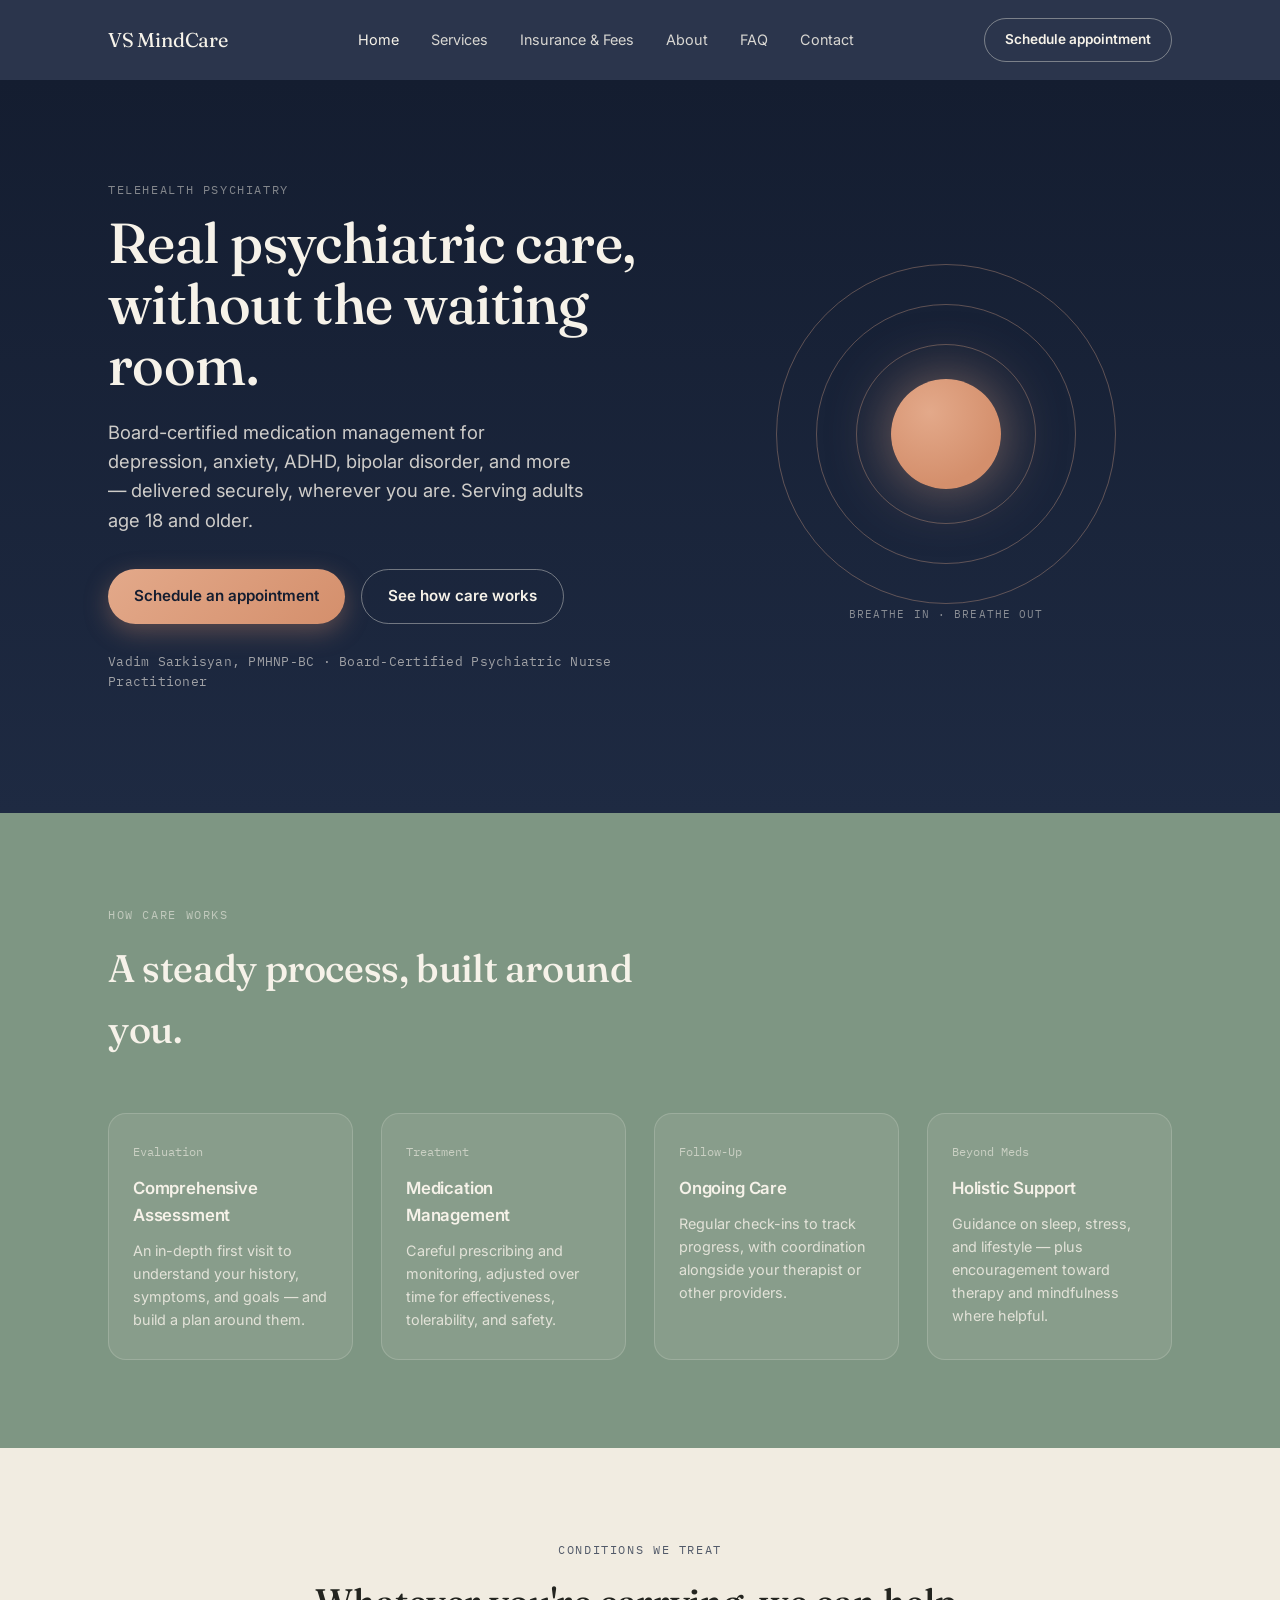
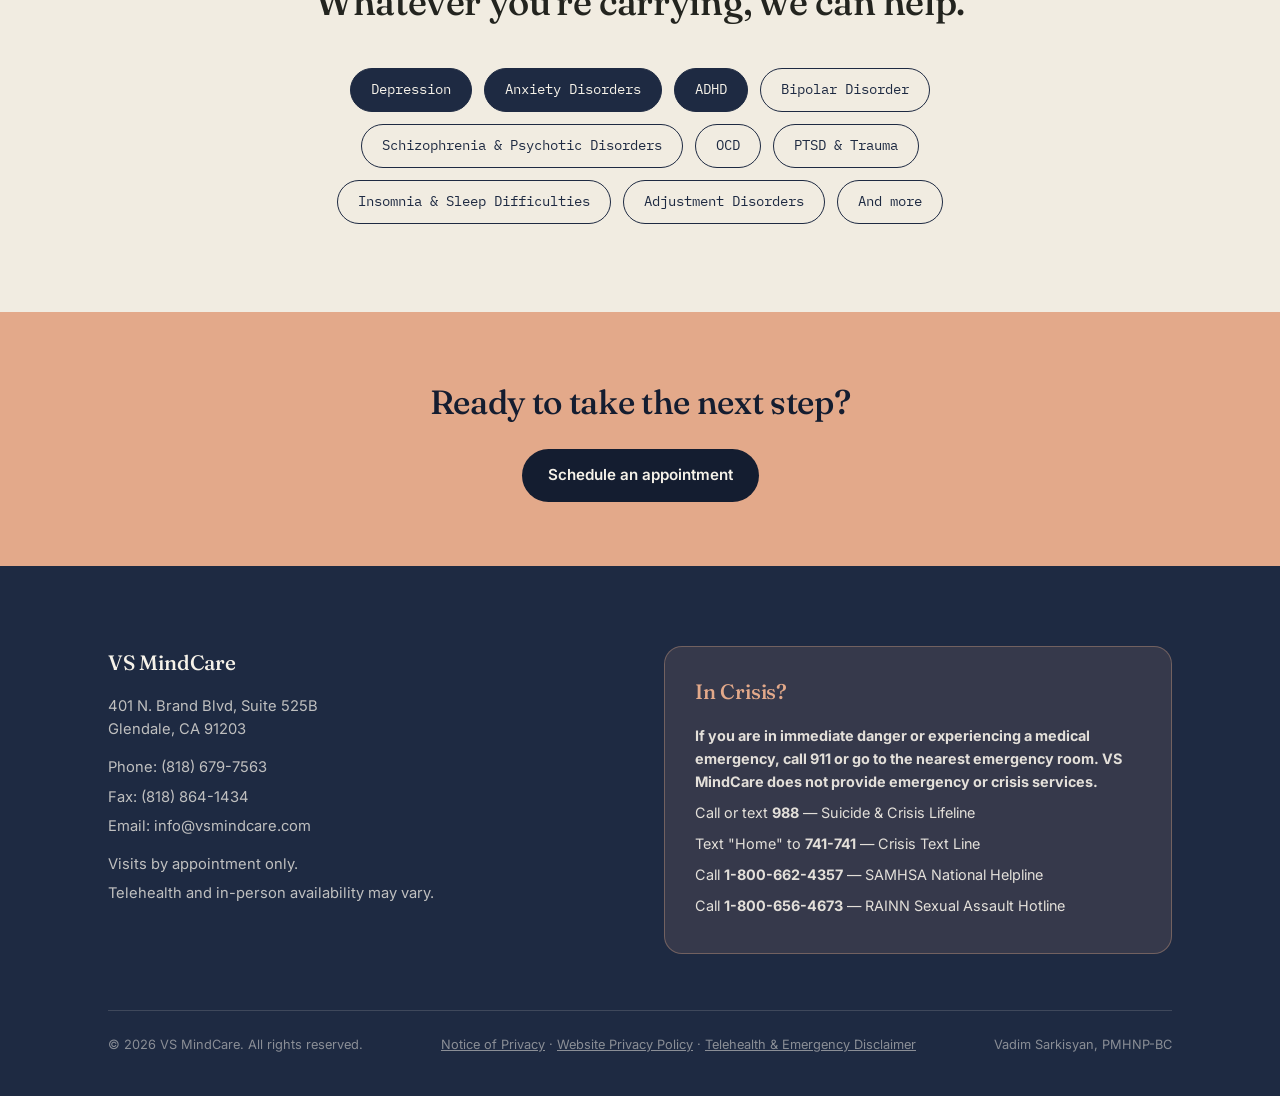
<file: index.html>
<!DOCTYPE html>
<html lang="en">
<head>
<meta charset="UTF-8">
<meta name="viewport" content="width=device-width, initial-scale=1.0">
<title>VS MindCare | Telehealth Psychiatry with Vadim Sarkisyan, PMHNP-BC</title>
<meta name="description" content="Board-certified psychiatric care via telehealth. Medication management for depression, anxiety, ADHD, and bipolar disorder with Vadim Sarkisyan, PMHNP-BC.">
<link rel="preconnect" href="https://fonts.googleapis.com">
<link rel="preconnect" href="https://fonts.gstatic.com" crossorigin>
<link href="https://fonts.googleapis.com/css2?family=Fraunces:opsz,wght@9..144,300;9..144,400;9..144,500;9..144,600&family=Inter:wght@400;500;600&family=IBM+Plex+Mono:wght@400;500&display=swap" rel="stylesheet">
<link rel="stylesheet" href="style.css">
</head>
<body>

<header>
  <nav class="wrap">
    <a href="index.html" class="logo">VS MindCare</a>
    <ul class="nav-links">
      <li><a href="index.html" class="active">Home</a></li>
      <li><a href="services.html">Services</a></li>
      <li><a href="insurance.html">Insurance &amp; Fees</a></li>
      <li><a href="about.html">About</a></li>
      <li><a href="faq.html">FAQ</a></li>
      <li><a href="contact.html">Contact</a></li>
    </ul>
    <div class="nav-cta">
      <a href="https://growtherapy.com/provider/cqn00bst01gd/vadim-sarkisyan" target="_blank" rel="noopener noreferrer" class="btn btn-ghost" style="padding:10px 20px;font-size:0.85rem;">Schedule appointment</a>
      <button class="nav-toggle" aria-label="Toggle menu">☰</button>
    </div>
  </nav>
  <div class="mobile-nav">
    <a href="index.html">Home</a>
    <a href="services.html">Services</a>
    <a href="insurance.html">Insurance &amp; Fees</a>
    <a href="about.html">About</a>
    <a href="faq.html">FAQ</a>
    <a href="contact.html">Contact</a>
  </div>
</header>

<section class="hero">
  <div class="wrap">
    <div>
      <span class="eyebrow" style="color:rgba(246,242,233,0.65);">Telehealth Psychiatry</span>
      <h1>Real psychiatric care, without the waiting room.</h1>
      <p class="sub">Board-certified medication management for depression, anxiety, ADHD, bipolar disorder, and more — delivered securely, wherever you are. Serving adults age 18 and older.</p>
      <div class="cta-row">
        <a href="https://growtherapy.com/provider/cqn00bst01gd/vadim-sarkisyan" target="_blank" rel="noopener noreferrer" class="btn btn-primary">Schedule an appointment</a>
        <a href="services.html" class="btn btn-ghost">See how care works</a>
      </div>
      <div class="credential-line">Vadim Sarkisyan, PMHNP-BC · Board-Certified Psychiatric Nurse Practitioner</div>
    </div>
    <div class="breathe-wrap">
      <div class="breathe-ring r3"></div>
      <div class="breathe-ring r2"></div>
      <div class="breathe-ring r1"></div>
      <div class="breathe-core"></div>
      <div class="breathe-label">Breathe in · Breathe out</div>
    </div>
  </div>
</section>

<section class="services">
  <div class="wrap">
    <span class="eyebrow">How Care Works</span>
    <h2>A steady process, built around you.</h2>
    <div class="service-grid">
      <div class="service-card">
        <span class="num">Evaluation</span>
        <h3>Comprehensive Assessment</h3>
        <p>An in-depth first visit to understand your history, symptoms, and goals — and build a plan around them.</p>
      </div>
      <div class="service-card">
        <span class="num">Treatment</span>
        <h3>Medication Management</h3>
        <p>Careful prescribing and monitoring, adjusted over time for effectiveness, tolerability, and safety.</p>
      </div>
      <div class="service-card">
        <span class="num">Follow-Up</span>
        <h3>Ongoing Care</h3>
        <p>Regular check-ins to track progress, with coordination alongside your therapist or other providers.</p>
      </div>
      <div class="service-card">
        <span class="num">Beyond Meds</span>
        <h3>Holistic Support</h3>
        <p>Guidance on sleep, stress, and lifestyle — plus encouragement toward therapy and mindfulness where helpful.</p>
      </div>
    </div>
  </div>
</section>

<section class="conditions">
  <div class="wrap">
    <span class="eyebrow">Conditions We Treat</span>
    <h2>Whatever you're carrying, we can help.</h2>
    <div class="pill-cloud">
      <span class="pill filled">Depression</span>
      <span class="pill filled">Anxiety Disorders</span>
      <span class="pill filled">ADHD</span>
      <span class="pill">Bipolar Disorder</span>
      <span class="pill">Schizophrenia &amp; Psychotic Disorders</span>
      <span class="pill">OCD</span>
      <span class="pill">PTSD &amp; Trauma</span>
      <span class="pill">Insomnia &amp; Sleep Difficulties</span>
      <span class="pill">Adjustment Disorders</span>
      <span class="pill">And more</span>
    </div>
  </div>
</section>

<section class="cta-banner">
  <div class="wrap">
    <h2>Ready to take the next step?</h2>
    <a href="https://growtherapy.com/provider/cqn00bst01gd/vadim-sarkisyan" target="_blank" rel="noopener noreferrer" class="btn btn-primary" style="background:var(--indigo-deep);color:var(--cream);box-shadow:none;">Schedule an appointment</a>
  </div>
</section>

<footer>
  <div class="wrap">
    <div class="footer-grid">
      <div>
        <h3>VS MindCare</h3>
        <p>401 N. Brand Blvd, Suite 525B<br>Glendale, CA 91203</p>
        <p style="margin-top:14px;">Phone: (818) 679-7563</p>
        <p>Fax: (818) 864-1434</p>
        <p>Email: info@vsmindcare.com</p>
        <p style="margin-top:14px;">Visits by appointment only.</p>
        <p>Telehealth and in-person availability may vary.</p>
      </div>
      <div class="crisis-box">
        <h3>In Crisis?</h3>
        <p><strong>If you are in immediate danger or experiencing a medical emergency, call 911 or go to the nearest emergency room. VS MindCare does not provide emergency or crisis services.</strong></p>
        <p>Call or text <strong>988</strong> — Suicide &amp; Crisis Lifeline</p>
        <p>Text "Home" to <strong>741-741</strong> — Crisis Text Line</p>
        <p>Call <strong>1-800-662-4357</strong> — SAMHSA National Helpline</p>
        <p>Call <strong>1-800-656-4673</strong> — RAINN Sexual Assault Hotline</p>
      </div>
    </div>
    <div class="footer-bottom">
      <span>© 2026 VS MindCare. All rights reserved.</span>
      <span><a href="notice-of-privacy-practices.html" style="text-decoration:underline;">Notice of Privacy</a> · <a href="website-privacy-policy.html" style="text-decoration:underline;">Website Privacy Policy</a> · <a href="telehealth-emergency-disclaimer.html" style="text-decoration:underline;">Telehealth &amp; Emergency Disclaimer</a></span>
      <span>Vadim Sarkisyan, PMHNP-BC</span>
    </div>
  </div>
</footer>

<script src="script.js?v=2"></script>
</body>
</html>
</file>
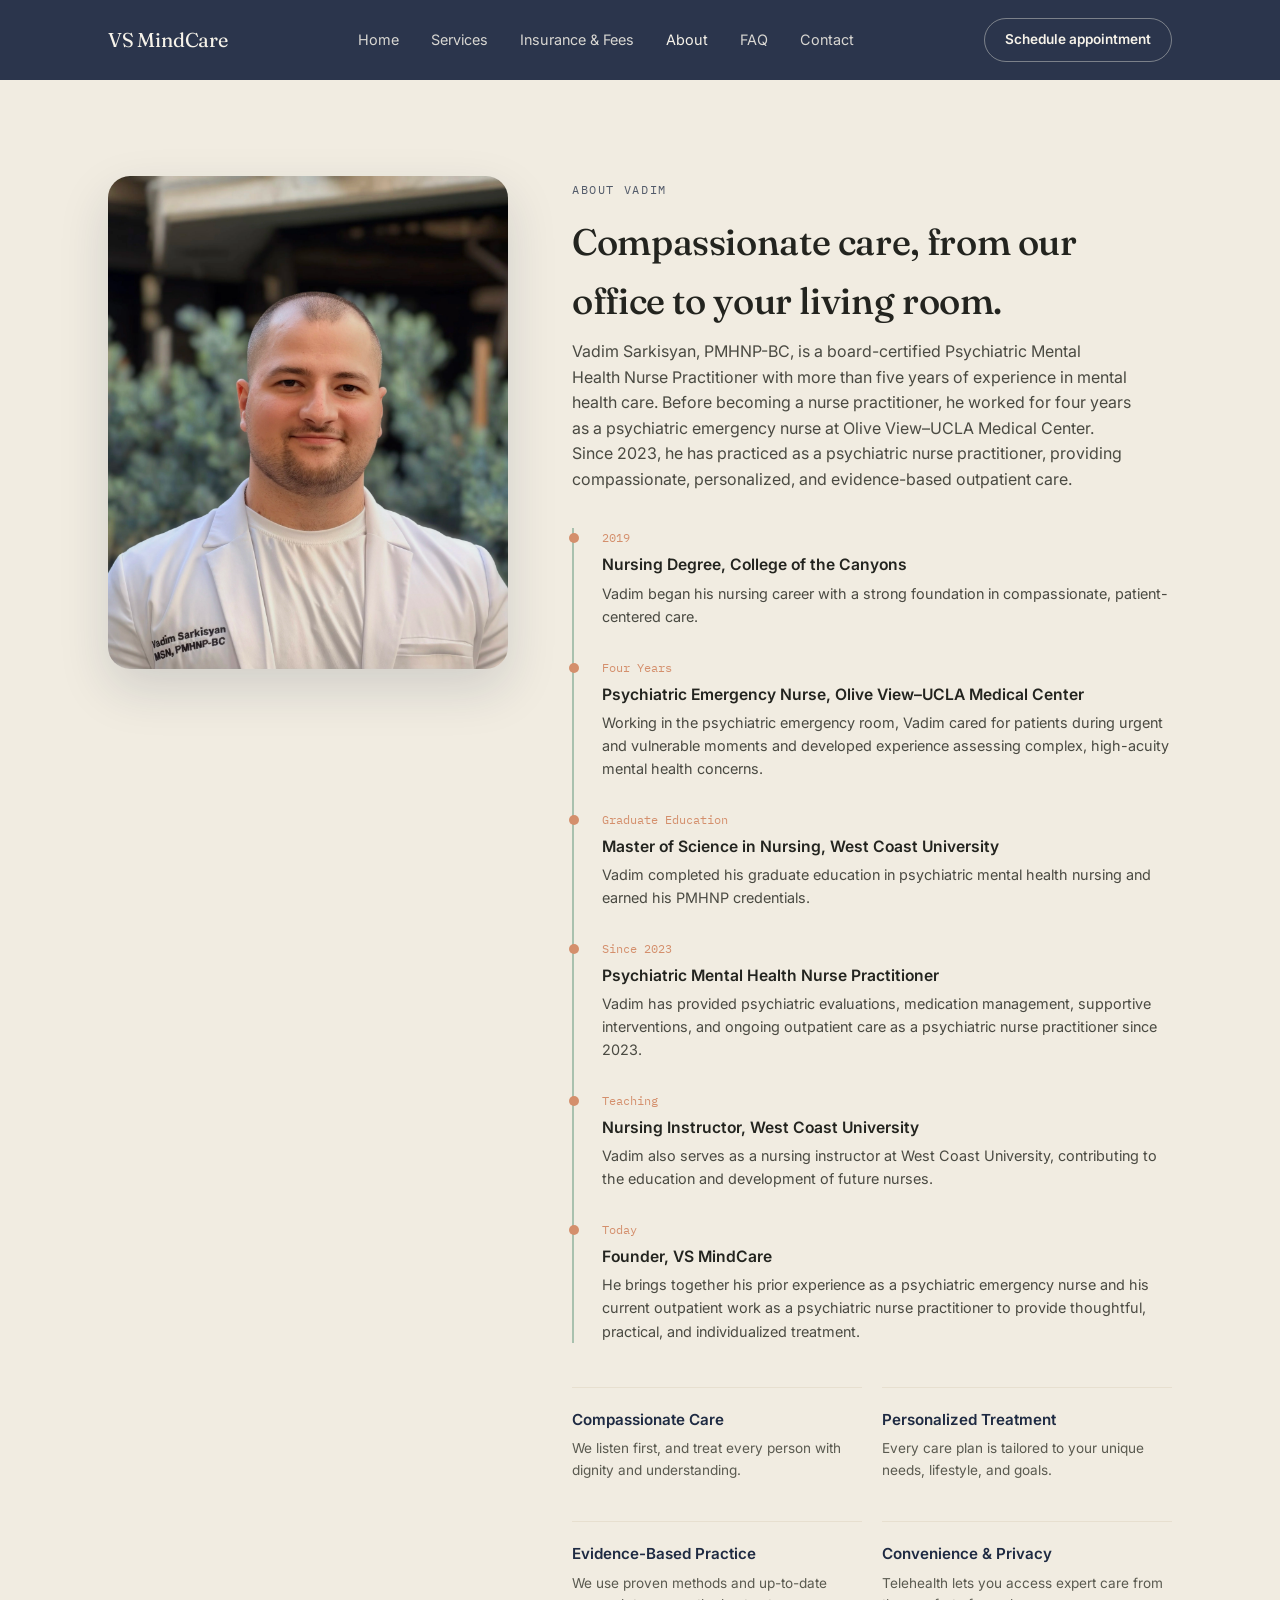
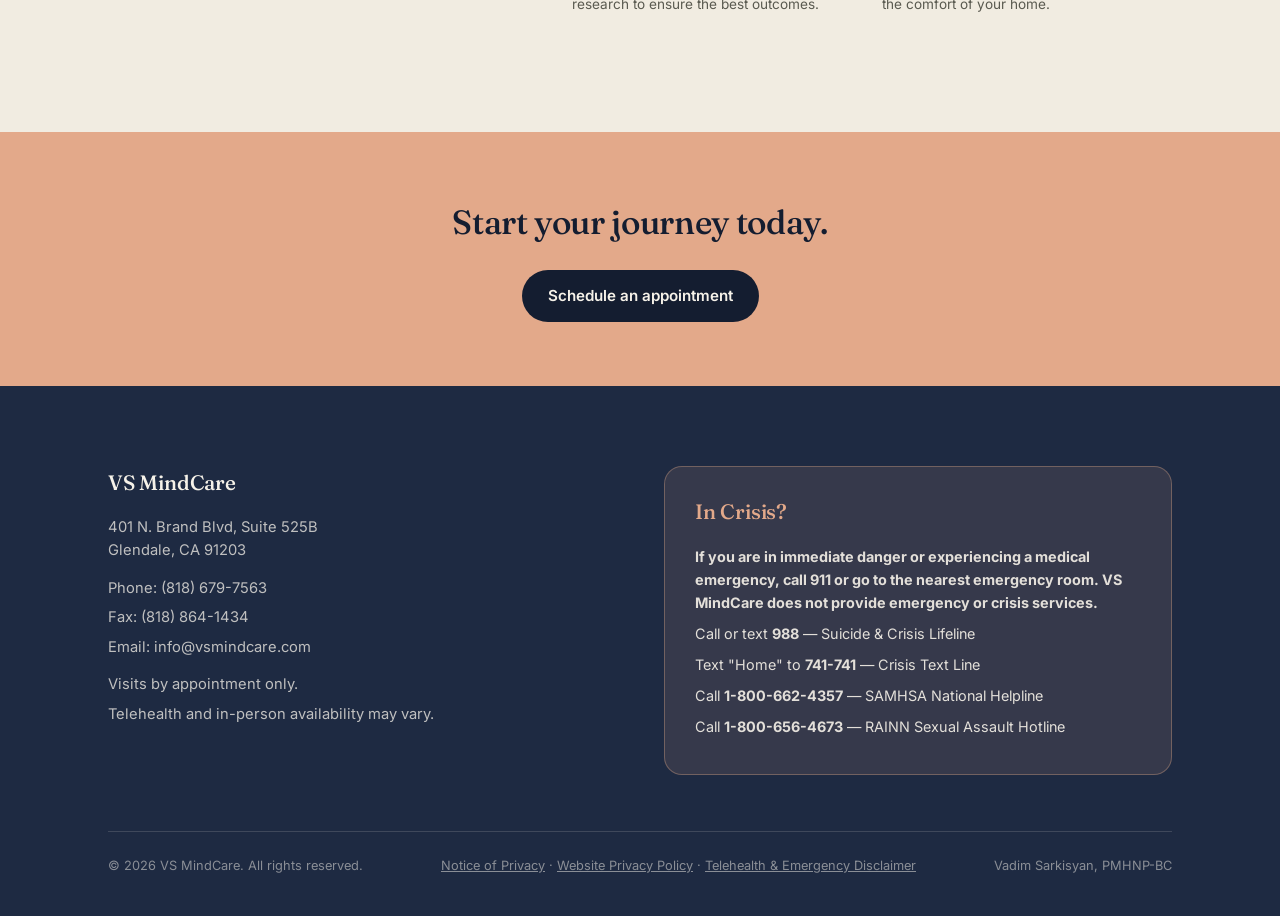
<file: about.html>
<!DOCTYPE html>
<html lang="en">
<head>
<meta charset="UTF-8">
<meta name="viewport" content="width=device-width, initial-scale=1.0">
<title>About Vadim Sarkisyan, PMHNP-BC | VS MindCare</title>
<meta name="description" content="Meet Vadim Sarkisyan, PMHNP-BC — a board-certified psychiatric mental health nurse practitioner with psychiatric emergency nursing experience who provides compassionate, personalized care.">
<link rel="preconnect" href="https://fonts.googleapis.com">
<link rel="preconnect" href="https://fonts.gstatic.com" crossorigin>
<link href="https://fonts.googleapis.com/css2?family=Fraunces:opsz,wght@9..144,300;9..144,400;9..144,500;9..144,600&family=Inter:wght@400;500;600&family=IBM+Plex+Mono:wght@400;500&display=swap" rel="stylesheet">
<link rel="stylesheet" href="style.css">
</head>
<body>

<header>
  <nav class="wrap">
    <a href="index.html" class="logo">VS MindCare</a>
    <ul class="nav-links">
      <li><a href="index.html">Home</a></li>
      <li><a href="services.html">Services</a></li>
      <li><a href="insurance.html">Insurance &amp; Fees</a></li>
      <li><a href="about.html" class="active">About</a></li>
      <li><a href="faq.html">FAQ</a></li>
      <li><a href="contact.html">Contact</a></li>
    </ul>
    <div class="nav-cta">
      <a href="https://growtherapy.com/provider/cqn00bst01gd/vadim-sarkisyan" target="_blank" rel="noopener noreferrer" class="btn btn-ghost" style="padding:10px 20px;font-size:0.85rem;">Schedule appointment</a>
      <button class="nav-toggle" aria-label="Toggle menu">☰</button>
    </div>
  </nav>
  <div class="mobile-nav">
    <a href="index.html">Home</a>
    <a href="services.html">Services</a>
    <a href="insurance.html">Insurance &amp; Fees</a>
    <a href="about.html">About</a>
    <a href="faq.html">FAQ</a>
    <a href="contact.html">Contact</a>
  </div>
</header>

<section class="about">
  <div class="wrap about-grid">
    <img class="about-portrait" src="images/vadim-sarkisyan.webp" alt="Vadim Sarkisyan, PMHNP-BC">
    <div>
      <span class="eyebrow">About Vadim</span>
      <h2>Compassionate care, from our office to your living room.</h2>
      <p class="about-intro">Vadim Sarkisyan, PMHNP-BC, is a board-certified Psychiatric Mental Health Nurse Practitioner with more than five years of experience in mental health care. Before becoming a nurse practitioner, he worked for four years as a psychiatric emergency nurse at Olive View–UCLA Medical Center. Since 2023, he has practiced as a psychiatric nurse practitioner, providing compassionate, personalized, and evidence-based outpatient care.</p>

      <div class="timeline">
        <div class="timeline-item">
          <span class="timeline-date">2019</span>
          <h4>Nursing Degree, College of the Canyons</h4>
          <p>Vadim began his nursing career with a strong foundation in compassionate, patient-centered care.</p>
        </div>
        <div class="timeline-item">
          <span class="timeline-date">Four Years</span>
          <h4>Psychiatric Emergency Nurse, Olive View–UCLA Medical Center</h4>
          <p>Working in the psychiatric emergency room, Vadim cared for patients during urgent and vulnerable moments and developed experience assessing complex, high-acuity mental health concerns.</p>
        </div>
        <div class="timeline-item">
          <span class="timeline-date">Graduate Education</span>
          <h4>Master of Science in Nursing, West Coast University</h4>
          <p>Vadim completed his graduate education in psychiatric mental health nursing and earned his PMHNP credentials.</p>
        </div>
        <div class="timeline-item">
          <span class="timeline-date">Since 2023</span>
          <h4>Psychiatric Mental Health Nurse Practitioner</h4>
          <p>Vadim has provided psychiatric evaluations, medication management, supportive interventions, and ongoing outpatient care as a psychiatric nurse practitioner since 2023.</p>
        </div>
        <div class="timeline-item">
          <span class="timeline-date">Teaching</span>
          <h4>Nursing Instructor, West Coast University</h4>
          <p>Vadim also serves as a nursing instructor at West Coast University, contributing to the education and development of future nurses.</p>
        </div>
        <div class="timeline-item">
          <span class="timeline-date">Today</span>
          <h4>Founder, VS MindCare</h4>
          <p>He brings together his prior experience as a psychiatric emergency nurse and his current outpatient work as a psychiatric nurse practitioner to provide thoughtful, practical, and individualized treatment.</p>
        </div>
      </div>

      <div class="values-grid">
        <div class="value-card"><h4>Compassionate Care</h4><p>We listen first, and treat every person with dignity and understanding.</p></div>
        <div class="value-card"><h4>Personalized Treatment</h4><p>Every care plan is tailored to your unique needs, lifestyle, and goals.</p></div>
        <div class="value-card"><h4>Evidence-Based Practice</h4><p>We use proven methods and up-to-date research to ensure the best outcomes.</p></div>
        <div class="value-card"><h4>Convenience &amp; Privacy</h4><p>Telehealth lets you access expert care from the comfort of your home.</p></div>
      </div>
    </div>
  </div>
</section>

<section class="cta-banner">
  <div class="wrap">
    <h2>Start your journey today.</h2>
    <a href="https://growtherapy.com/provider/cqn00bst01gd/vadim-sarkisyan" target="_blank" rel="noopener noreferrer" class="btn btn-primary" style="background:var(--indigo-deep);color:var(--cream);box-shadow:none;">Schedule an appointment</a>
  </div>
</section>

<footer>
  <div class="wrap">
    <div class="footer-grid">
      <div>
        <h3>VS MindCare</h3>
        <p>401 N. Brand Blvd, Suite 525B<br>Glendale, CA 91203</p>
        <p style="margin-top:14px;">Phone: (818) 679-7563</p>
        <p>Fax: (818) 864-1434</p>
        <p>Email: info@vsmindcare.com</p>
        <p style="margin-top:14px;">Visits by appointment only.</p>
        <p>Telehealth and in-person availability may vary.</p>
      </div>
      <div class="crisis-box">
        <h3>In Crisis?</h3>
        <p><strong>If you are in immediate danger or experiencing a medical emergency, call 911 or go to the nearest emergency room. VS MindCare does not provide emergency or crisis services.</strong></p>
        <p>Call or text <strong>988</strong> — Suicide &amp; Crisis Lifeline</p>
        <p>Text "Home" to <strong>741-741</strong> — Crisis Text Line</p>
        <p>Call <strong>1-800-662-4357</strong> — SAMHSA National Helpline</p>
        <p>Call <strong>1-800-656-4673</strong> — RAINN Sexual Assault Hotline</p>
      </div>
    </div>
    <div class="footer-bottom">
      <span>© 2026 VS MindCare. All rights reserved.</span>
      <span><a href="notice-of-privacy-practices.html" style="text-decoration:underline;">Notice of Privacy</a> · <a href="website-privacy-policy.html" style="text-decoration:underline;">Website Privacy Policy</a> · <a href="telehealth-emergency-disclaimer.html" style="text-decoration:underline;">Telehealth &amp; Emergency Disclaimer</a></span>
      <span>Vadim Sarkisyan, PMHNP-BC</span>
    </div>
  </div>
</footer>

<script src="script.js?v=2"></script>
</body>
</html>
</file>
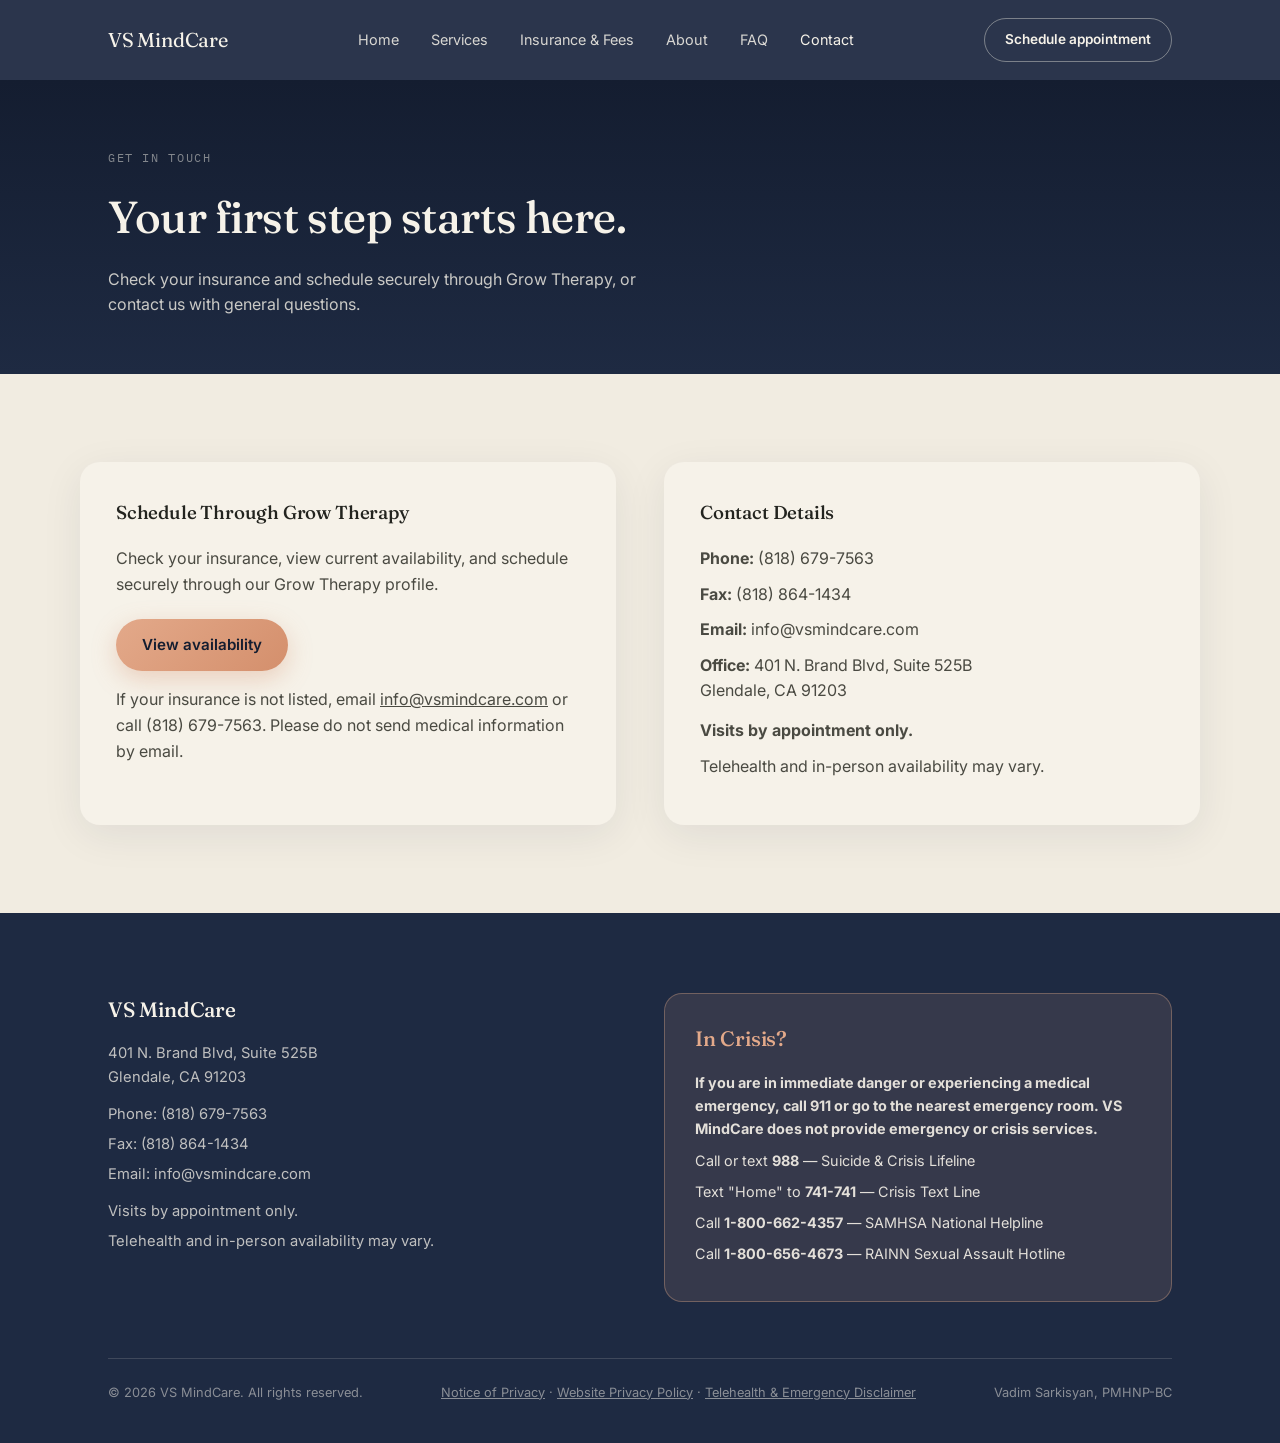
<file: contact.html>
<!DOCTYPE html>
<html lang="en">
<head>
<meta charset="UTF-8">
<meta name="viewport" content="width=device-width, initial-scale=1.0">
<title>Contact &amp; Booking | VS MindCare</title>
<meta name="description" content="Schedule an appointment with VS MindCare through Grow Therapy, or contact us with general questions.">
<link rel="preconnect" href="https://fonts.googleapis.com">
<link rel="preconnect" href="https://fonts.gstatic.com" crossorigin>
<link href="https://fonts.googleapis.com/css2?family=Fraunces:opsz,wght@9..144,300;9..144,400;9..144,500;9..144,600&family=Inter:wght@400;500;600&family=IBM+Plex+Mono:wght@400;500&display=swap" rel="stylesheet">
<link rel="stylesheet" href="style.css">
</head>
<body>

<header>
  <nav class="wrap">
    <a href="index.html" class="logo">VS MindCare</a>
    <ul class="nav-links">
      <li><a href="index.html">Home</a></li>
      <li><a href="services.html">Services</a></li>
      <li><a href="insurance.html">Insurance &amp; Fees</a></li>
      <li><a href="about.html">About</a></li>
      <li><a href="faq.html">FAQ</a></li>
      <li><a href="contact.html" class="active">Contact</a></li>
    </ul>
    <div class="nav-cta">
      <a href="https://growtherapy.com/provider/cqn00bst01gd/vadim-sarkisyan" target="_blank" rel="noopener noreferrer" class="btn btn-ghost" style="padding:10px 20px;font-size:0.85rem;">Schedule appointment</a>
      <button class="nav-toggle" aria-label="Toggle menu">☰</button>
    </div>
  </nav>
  <div class="mobile-nav">
    <a href="index.html">Home</a>
    <a href="services.html">Services</a>
    <a href="insurance.html">Insurance &amp; Fees</a>
    <a href="about.html">About</a>
    <a href="faq.html">FAQ</a>
    <a href="contact.html">Contact</a>
  </div>
</header>

<section class="page-hero">
  <div class="wrap">
    <span class="eyebrow" style="color:rgba(246,242,233,0.65);">Get In Touch</span>
    <h1>Your first step starts here.</h1>
    <p>Check your insurance and schedule securely through Grow Therapy, or contact us with general questions.</p>
  </div>
</section>

<section>
  <div class="wrap contact-grid">
    <div class="contact-card">
      <h3>Schedule Through Grow Therapy</h3>
      <p>Check your insurance, view current availability, and schedule securely through our Grow Therapy profile.</p>
      <a href="https://growtherapy.com/provider/cqn00bst01gd/vadim-sarkisyan" target="_blank" rel="noopener noreferrer" class="btn btn-primary" style="margin-top:12px;">View availability</a>
      <p class="form-note" style="margin-top:16px;">If your insurance is not listed, email <a href="mailto:info@vsmindcare.com">info@vsmindcare.com</a> or call (818) 679-7563. Please do not send medical information by email.</p>
    </div>
    <div class="contact-card">
      <h3>Contact Details</h3>
      <p><strong>Phone:</strong> (818) 679-7563</p>
      <p><strong>Fax:</strong> (818) 864-1434</p>
      <p><strong>Email:</strong> info@vsmindcare.com</p>
      <p><strong>Office:</strong> 401 N. Brand Blvd, Suite 525B<br>Glendale, CA 91203</p>
      <p style="margin-top:14px;"><strong>Visits by appointment only.</strong></p>
      <p>Telehealth and in-person availability may vary.</p>
    </div>
  </div>
</section>

<footer>
  <div class="wrap">
    <div class="footer-grid">
      <div>
        <h3>VS MindCare</h3>
        <p>401 N. Brand Blvd, Suite 525B<br>Glendale, CA 91203</p>
        <p style="margin-top:14px;">Phone: (818) 679-7563</p>
        <p>Fax: (818) 864-1434</p>
        <p>Email: info@vsmindcare.com</p>
        <p style="margin-top:14px;">Visits by appointment only.</p>
        <p>Telehealth and in-person availability may vary.</p>
      </div>
      <div class="crisis-box">
        <h3>In Crisis?</h3>
        <p><strong>If you are in immediate danger or experiencing a medical emergency, call 911 or go to the nearest emergency room. VS MindCare does not provide emergency or crisis services.</strong></p>
        <p>Call or text <strong>988</strong> — Suicide &amp; Crisis Lifeline</p>
        <p>Text "Home" to <strong>741-741</strong> — Crisis Text Line</p>
        <p>Call <strong>1-800-662-4357</strong> — SAMHSA National Helpline</p>
        <p>Call <strong>1-800-656-4673</strong> — RAINN Sexual Assault Hotline</p>
      </div>
    </div>
    <div class="footer-bottom">
      <span>© 2026 VS MindCare. All rights reserved.</span>
      <span><a href="notice-of-privacy-practices.html" style="text-decoration:underline;">Notice of Privacy</a> · <a href="website-privacy-policy.html" style="text-decoration:underline;">Website Privacy Policy</a> · <a href="telehealth-emergency-disclaimer.html" style="text-decoration:underline;">Telehealth &amp; Emergency Disclaimer</a></span>
      <span>Vadim Sarkisyan, PMHNP-BC</span>
    </div>
  </div>
</footer>

<script src="script.js?v=2"></script>
</body>
</html>
</file>
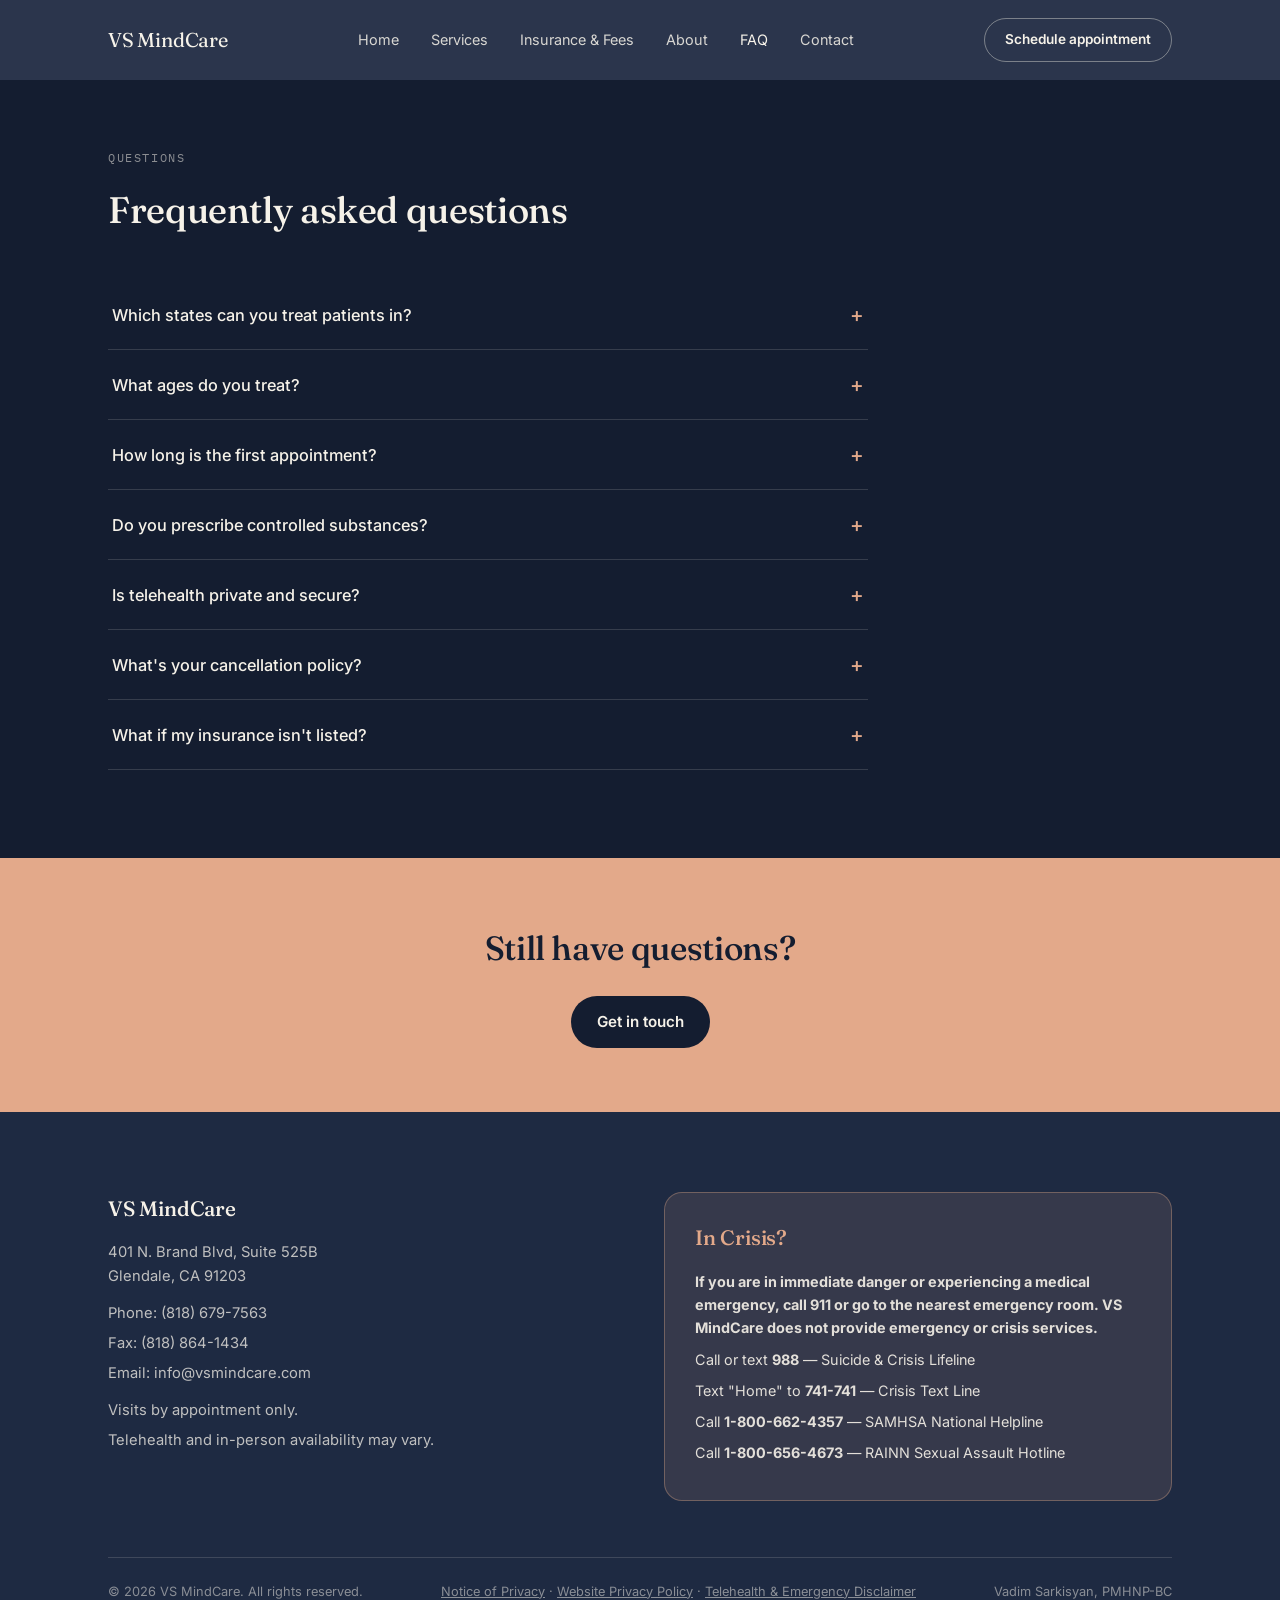
<file: faq.html>
<!DOCTYPE html>
<html lang="en">
<head>
<meta charset="UTF-8">
<meta name="viewport" content="width=device-width, initial-scale=1.0">
<title>FAQ | VS MindCare Telehealth Psychiatry</title>
<meta name="description" content="Answers to common questions about VS MindCare's telehealth psychiatric services — licensure, appointment length, prescribing, privacy, and more.">
<link rel="preconnect" href="https://fonts.googleapis.com">
<link rel="preconnect" href="https://fonts.gstatic.com" crossorigin>
<link href="https://fonts.googleapis.com/css2?family=Fraunces:opsz,wght@9..144,300;9..144,400;9..144,500;9..144,600&family=Inter:wght@400;500;600&family=IBM+Plex+Mono:wght@400;500&display=swap" rel="stylesheet">
<link rel="stylesheet" href="style.css">
</head>
<body>

<header>
  <nav class="wrap">
    <a href="index.html" class="logo">VS MindCare</a>
    <ul class="nav-links">
      <li><a href="index.html">Home</a></li>
      <li><a href="services.html">Services</a></li>
      <li><a href="insurance.html">Insurance &amp; Fees</a></li>
      <li><a href="about.html">About</a></li>
      <li><a href="faq.html" class="active">FAQ</a></li>
      <li><a href="contact.html">Contact</a></li>
    </ul>
    <div class="nav-cta">
      <a href="https://growtherapy.com/provider/cqn00bst01gd/vadim-sarkisyan" target="_blank" rel="noopener noreferrer" class="btn btn-ghost" style="padding:10px 20px;font-size:0.85rem;">Schedule appointment</a>
      <button class="nav-toggle" aria-label="Toggle menu">☰</button>
    </div>
  </nav>
  <div class="mobile-nav">
    <a href="index.html">Home</a>
    <a href="services.html">Services</a>
    <a href="insurance.html">Insurance &amp; Fees</a>
    <a href="about.html">About</a>
    <a href="faq.html">FAQ</a>
    <a href="contact.html">Contact</a>
  </div>
</header>

<section class="faq" style="padding-top:64px;">
  <div class="wrap">
    <span class="eyebrow">Questions</span>
    <h2>Frequently asked questions</h2>
    <div class="faq-list">

      <div class="faq-item">
        <button class="faq-question">Which states can you treat patients in?<span class="faq-icon">+</span></button>
        <div class="faq-answer"><p>We currently treat patients in California. For telehealth appointments, you must be physically located in California at the time of your visit.</p></div>
      </div>

      <div class="faq-item">
        <button class="faq-question">What ages do you treat?<span class="faq-icon">+</span></button>
        <div class="faq-answer"><p>VS MindCare provides care for adults age 18 and older.</p></div>
      </div>

      <div class="faq-item">
        <button class="faq-question">How long is the first appointment?<span class="faq-icon">+</span></button>
        <div class="faq-answer"><p>The initial intake evaluation is 60 minutes, giving us time to fully understand your history, symptoms, and goals.</p></div>
      </div>

      <div class="faq-item">
        <button class="faq-question">Do you prescribe controlled substances?<span class="faq-icon">+</span></button>
        <div class="faq-answer"><p>Yes. Controlled substances may be prescribed when clinically appropriate following a comprehensive evaluation and in accordance with applicable federal and California laws, regulations, and safety requirements. A prescription is never guaranteed.</p></div>
      </div>

      <div class="faq-item">
        <button class="faq-question">Is telehealth private and secure?<span class="faq-icon">+</span></button>
        <div class="faq-answer"><p>Yes. All visits run on a HIPAA-compliant video platform, and your records stay confidential under federal privacy law.</p></div>
      </div>

      <div class="faq-item">
        <button class="faq-question">What's your cancellation policy?<span class="faq-icon">+</span></button>
        <div class="faq-answer"><p>Appointments must be canceled or rescheduled at least 24 hours in advance. Late cancellations and missed appointments are subject to a $75 fee.</p><p>VS MindCare is committed to providing exceptional, high-quality care, which depends on consistent follow-up visits with your provider. Your appointment time is reserved specifically for you. No-shows and late cancellations limit access to care for other patients and are costly to the practice. If you cannot keep an appointment, please contact our office to cancel or reschedule in accordance with this policy.</p></div>
      </div>

      <div class="faq-item">
        <button class="faq-question">What if my insurance isn't listed?<span class="faq-icon">+</span></button>
        <div class="faq-answer"><p>We work with a range of providers beyond what's shown here — verify your coverage, or ask directly. Self-pay is also available.</p></div>
      </div>

    </div>
  </div>
</section>

<section class="cta-banner">
  <div class="wrap">
    <h2>Still have questions?</h2>
    <a href="contact.html" class="btn btn-primary" style="background:var(--indigo-deep);color:var(--cream);box-shadow:none;">Get in touch</a>
  </div>
</section>

<footer>
  <div class="wrap">
    <div class="footer-grid">
      <div>
        <h3>VS MindCare</h3>
        <p>401 N. Brand Blvd, Suite 525B<br>Glendale, CA 91203</p>
        <p style="margin-top:14px;">Phone: (818) 679-7563</p>
        <p>Fax: (818) 864-1434</p>
        <p>Email: info@vsmindcare.com</p>
        <p style="margin-top:14px;">Visits by appointment only.</p>
        <p>Telehealth and in-person availability may vary.</p>
      </div>
      <div class="crisis-box">
        <h3>In Crisis?</h3>
        <p><strong>If you are in immediate danger or experiencing a medical emergency, call 911 or go to the nearest emergency room. VS MindCare does not provide emergency or crisis services.</strong></p>
        <p>Call or text <strong>988</strong> — Suicide &amp; Crisis Lifeline</p>
        <p>Text "Home" to <strong>741-741</strong> — Crisis Text Line</p>
        <p>Call <strong>1-800-662-4357</strong> — SAMHSA National Helpline</p>
        <p>Call <strong>1-800-656-4673</strong> — RAINN Sexual Assault Hotline</p>
      </div>
    </div>
    <div class="footer-bottom">
      <span>© 2026 VS MindCare. All rights reserved.</span>
      <span><a href="notice-of-privacy-practices.html" style="text-decoration:underline;">Notice of Privacy</a> · <a href="website-privacy-policy.html" style="text-decoration:underline;">Website Privacy Policy</a> · <a href="telehealth-emergency-disclaimer.html" style="text-decoration:underline;">Telehealth &amp; Emergency Disclaimer</a></span>
      <span>Vadim Sarkisyan, PMHNP-BC</span>
    </div>
  </div>
</footer>

<script src="script.js?v=2"></script>
</body>
</html>
</file>
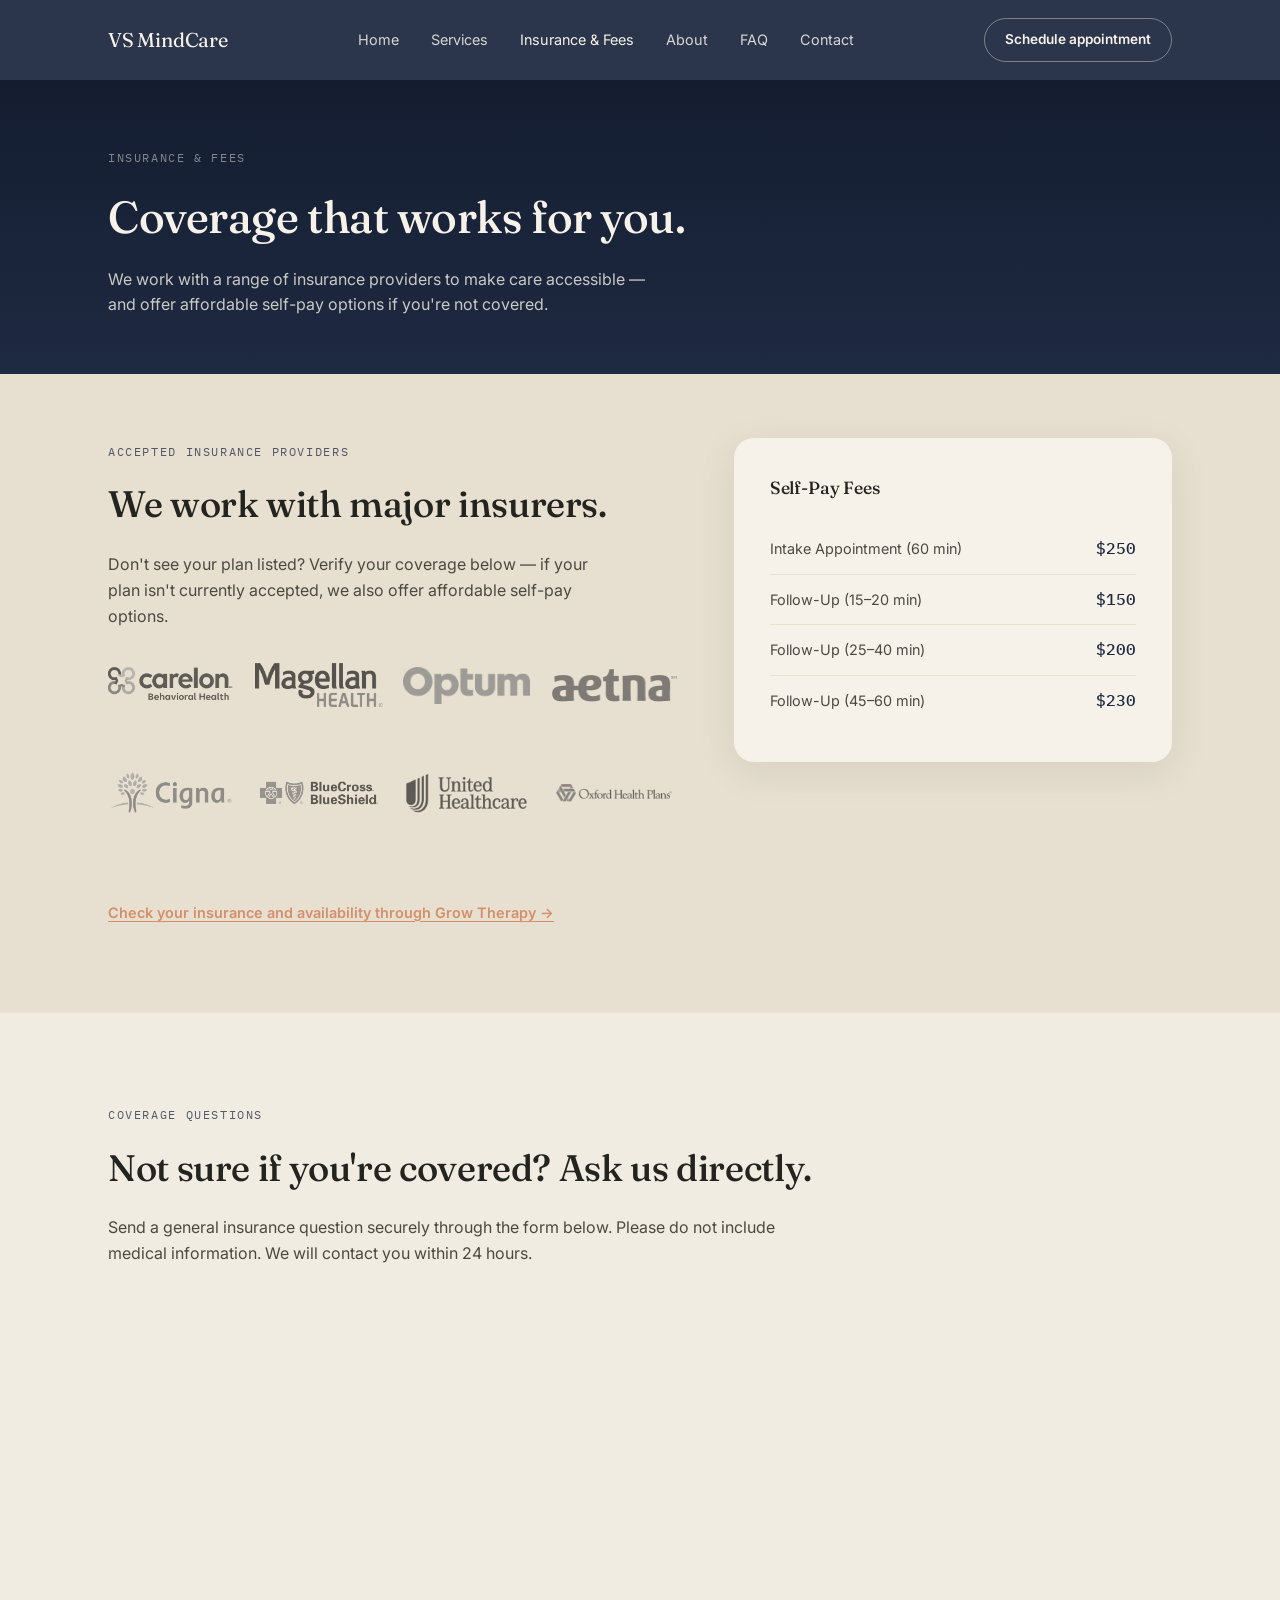
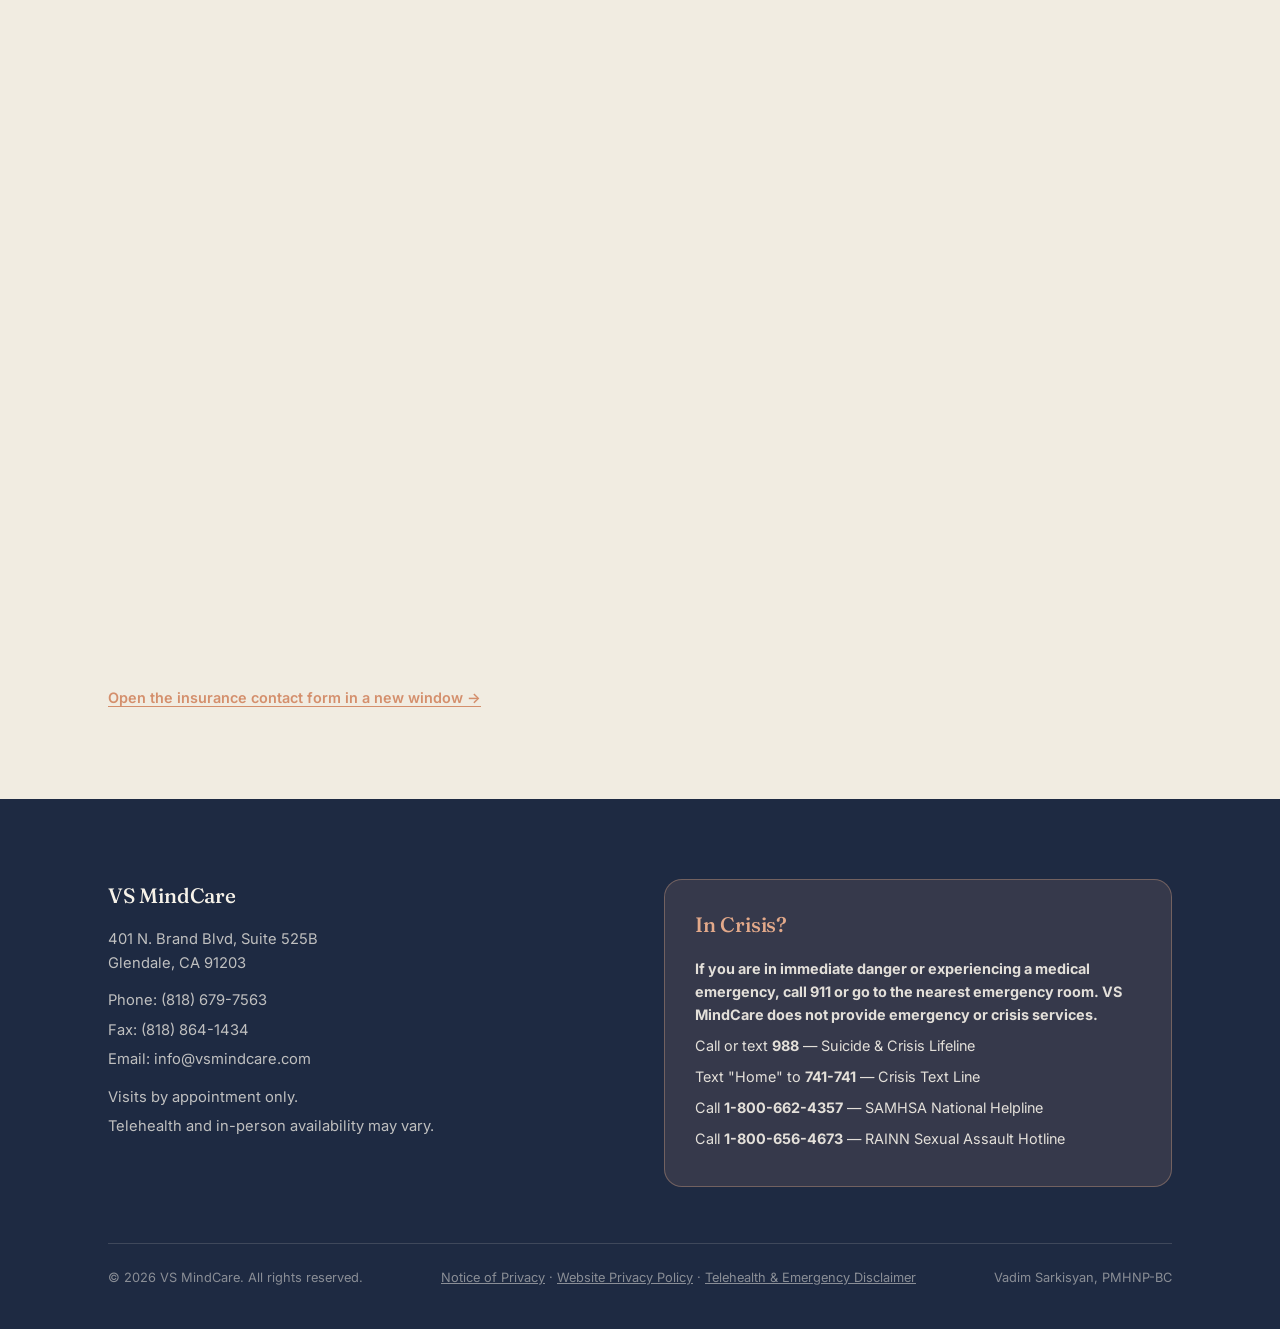
<file: insurance.html>
<!DOCTYPE html>
<html lang="en">
<head>
<meta charset="UTF-8">
<meta name="viewport" content="width=device-width, initial-scale=1.0">
<title>Insurance &amp; Fees | VS MindCare</title>
<meta name="description" content="VS MindCare accepts major insurance providers and offers affordable self-pay rates for telehealth psychiatric care.">
<link rel="preconnect" href="https://fonts.googleapis.com">
<link rel="preconnect" href="https://fonts.gstatic.com" crossorigin>
<link href="https://fonts.googleapis.com/css2?family=Fraunces:opsz,wght@9..144,300;9..144,400;9..144,500;9..144,600&family=Inter:wght@400;500;600&family=IBM+Plex+Mono:wght@400;500&display=swap" rel="stylesheet">
<link rel="stylesheet" href="style.css">
</head>
<body>

<header>
  <nav class="wrap">
    <a href="index.html" class="logo">VS MindCare</a>
    <ul class="nav-links">
      <li><a href="index.html">Home</a></li>
      <li><a href="services.html">Services</a></li>
      <li><a href="insurance.html" class="active">Insurance &amp; Fees</a></li>
      <li><a href="about.html">About</a></li>
      <li><a href="faq.html">FAQ</a></li>
      <li><a href="contact.html">Contact</a></li>
    </ul>
    <div class="nav-cta">
      <a href="https://growtherapy.com/provider/cqn00bst01gd/vadim-sarkisyan" target="_blank" rel="noopener noreferrer" class="btn btn-ghost" style="padding:10px 20px;font-size:0.85rem;">Schedule appointment</a>
      <button class="nav-toggle" aria-label="Toggle menu">☰</button>
    </div>
  </nav>
  <div class="mobile-nav">
    <a href="index.html">Home</a>
    <a href="services.html">Services</a>
    <a href="insurance.html">Insurance &amp; Fees</a>
    <a href="about.html">About</a>
    <a href="faq.html">FAQ</a>
    <a href="contact.html">Contact</a>
  </div>
</header>

<section class="page-hero">
  <div class="wrap">
    <span class="eyebrow" style="color:rgba(246,242,233,0.65);">Insurance &amp; Fees</span>
    <h1>Coverage that works for you.</h1>
    <p>We work with a range of insurance providers to make care accessible — and offer affordable self-pay options if you're not covered.</p>
  </div>
</section>

<section class="insurance" style="padding-top:64px;">
  <div class="wrap insurance-grid">
    <div>
      <span class="eyebrow">Accepted Insurance Providers</span>
      <h2>We work with major insurers.</h2>
      <p class="lead">Don't see your plan listed? Verify your coverage below — if your plan isn't currently accepted, we also offer affordable self-pay options.</p>
      <div class="logo-grid">
        <img src="images/carelon.webp" alt="Carelon Behavioral Health">
        <img src="images/magellan-health.webp" alt="Magellan Health">
        <img src="images/optum.webp" alt="Optum">
        <img src="images/aetna.webp" alt="Aetna">
        <img src="images/cigna.webp" alt="Cigna">
        <img src="images/bluecross-blueshield.webp" alt="BlueCross BlueShield">
        <img src="images/united-healthcare.webp" alt="United Healthcare">
        <img src="images/oxford-health-plans.webp" alt="Oxford Health Plans">
      </div>
      <a href="https://growtherapy.com/provider/cqn00bst01gd/vadim-sarkisyan" target="_blank" rel="noopener noreferrer" class="verify-link">Check your insurance and availability through Grow Therapy →</a>
    </div>
    <div class="fee-card">
      <h3>Self-Pay Fees</h3>
      <div class="fee-row"><span class="fee-label">Intake Appointment (60 min)</span><span class="fee-price">$250</span></div>
      <div class="fee-row"><span class="fee-label">Follow-Up (15–20 min)</span><span class="fee-price">$150</span></div>
      <div class="fee-row"><span class="fee-label">Follow-Up (25–40 min)</span><span class="fee-price">$200</span></div>
      <div class="fee-row"><span class="fee-label">Follow-Up (45–60 min)</span><span class="fee-price">$230</span></div>
    </div>
  </div>
</section>

<section class="insurance" style="background:var(--sand);">
  <div class="wrap">
    <span class="eyebrow">Coverage Questions</span>
    <h2>Not sure if you're covered? Ask us directly.</h2>
    <p class="lead" style="max-width:720px;">Send a general insurance question securely through the form below. Please do not include medical information. We will contact you within 24 hours.</p>
    <iframe src="https://docs.google.com/forms/d/e/1FAIpQLSeF4l0dsRvBnqTuW5uPt9U5x8K9wPPoA-rCTaE6y-EVoVCdCA/viewform?embedded=true" width="100%" height="940" frameborder="0" marginheight="0" marginwidth="0" title="VS MindCare insurance contact form">Loading…</iframe>
    <p style="margin-top:16px;"><a href="https://docs.google.com/forms/d/e/1FAIpQLSeF4l0dsRvBnqTuW5uPt9U5x8K9wPPoA-rCTaE6y-EVoVCdCA/viewform" target="_blank" rel="noopener noreferrer" class="verify-link">Open the insurance contact form in a new window →</a></p>
  </div>
</section>

<footer>
  <div class="wrap">
    <div class="footer-grid">
      <div>
        <h3>VS MindCare</h3>
        <p>401 N. Brand Blvd, Suite 525B<br>Glendale, CA 91203</p>
        <p style="margin-top:14px;">Phone: (818) 679-7563</p>
        <p>Fax: (818) 864-1434</p>
        <p>Email: info@vsmindcare.com</p>
        <p style="margin-top:14px;">Visits by appointment only.</p>
        <p>Telehealth and in-person availability may vary.</p>
      </div>
      <div class="crisis-box">
        <h3>In Crisis?</h3>
        <p><strong>If you are in immediate danger or experiencing a medical emergency, call 911 or go to the nearest emergency room. VS MindCare does not provide emergency or crisis services.</strong></p>
        <p>Call or text <strong>988</strong> — Suicide &amp; Crisis Lifeline</p>
        <p>Text "Home" to <strong>741-741</strong> — Crisis Text Line</p>
        <p>Call <strong>1-800-662-4357</strong> — SAMHSA National Helpline</p>
        <p>Call <strong>1-800-656-4673</strong> — RAINN Sexual Assault Hotline</p>
      </div>
    </div>
    <div class="footer-bottom">
      <span>© 2026 VS MindCare. All rights reserved.</span>
      <span><a href="notice-of-privacy-practices.html" style="text-decoration:underline;">Notice of Privacy</a> · <a href="website-privacy-policy.html" style="text-decoration:underline;">Website Privacy Policy</a> · <a href="telehealth-emergency-disclaimer.html" style="text-decoration:underline;">Telehealth &amp; Emergency Disclaimer</a></span>
      <span>Vadim Sarkisyan, PMHNP-BC</span>
    </div>
  </div>
</footer>

<script src="script.js?v=2"></script>
</body>
</html>
</file>
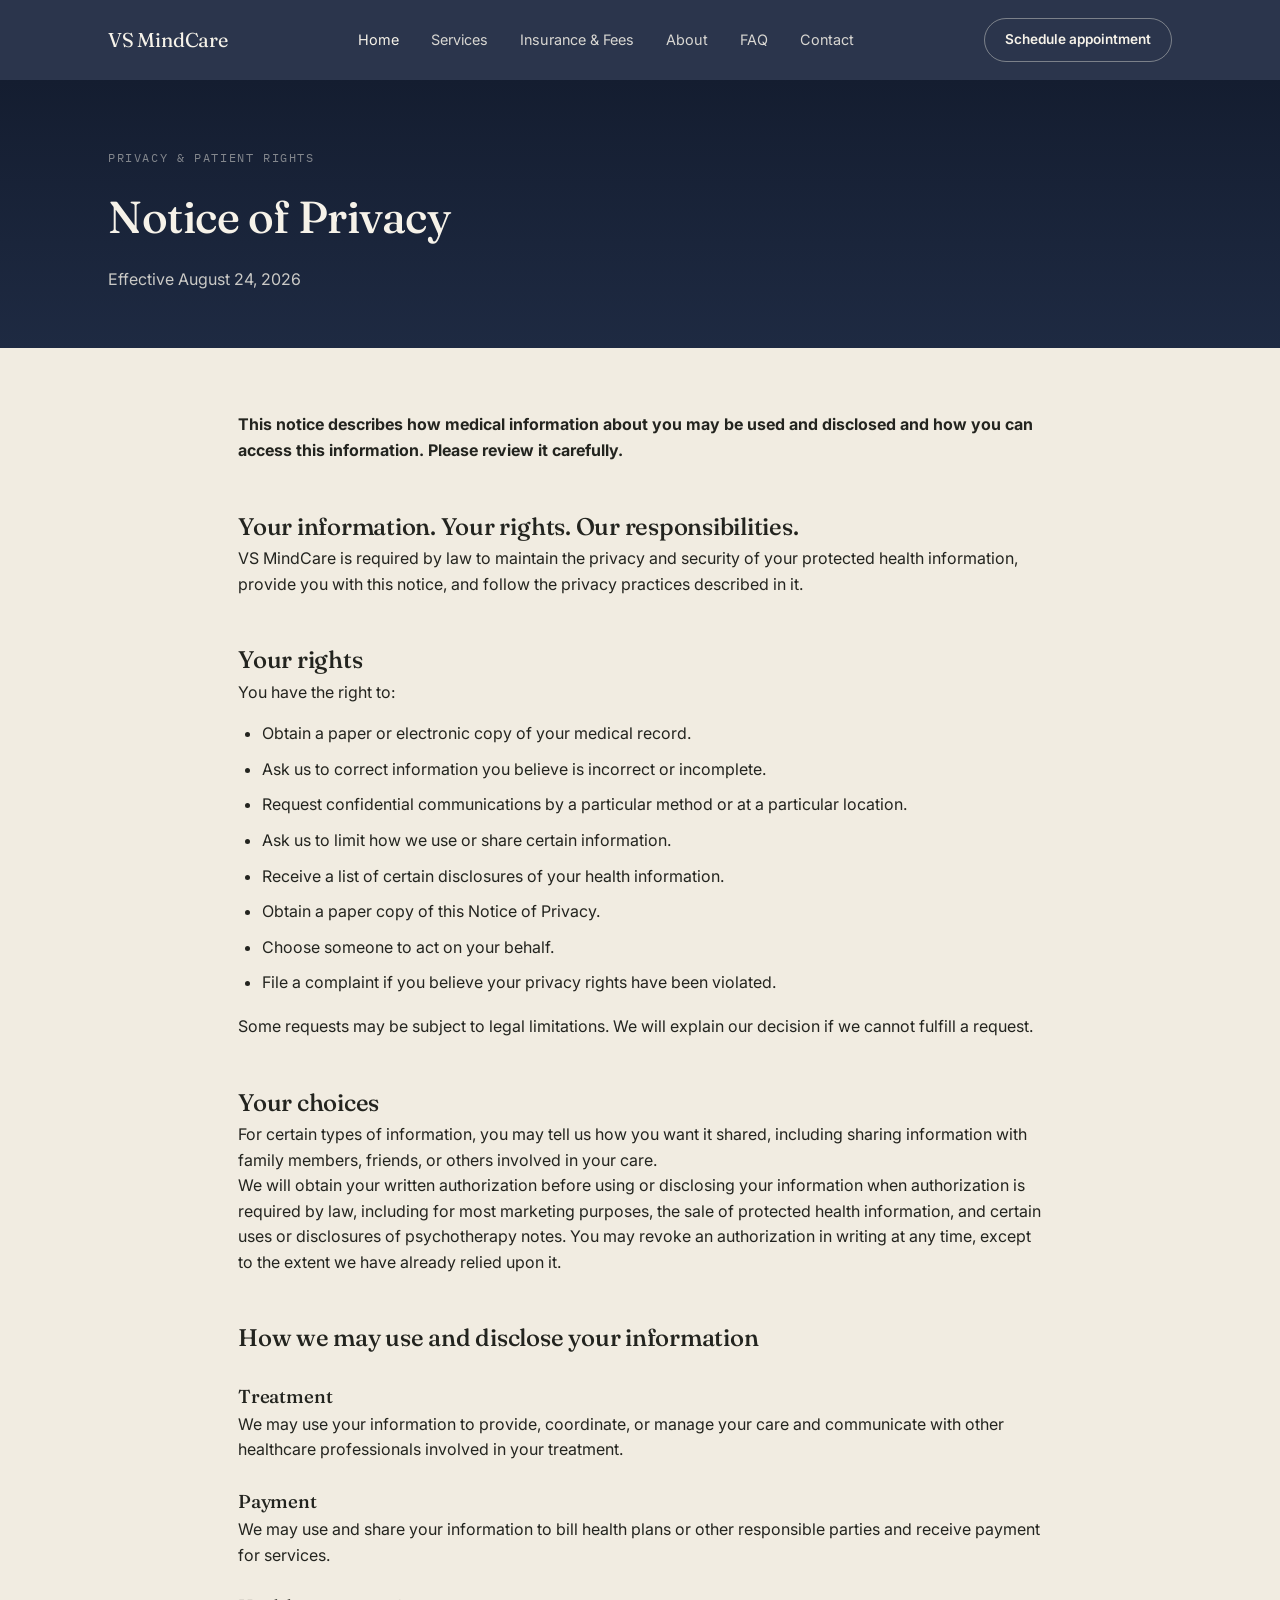
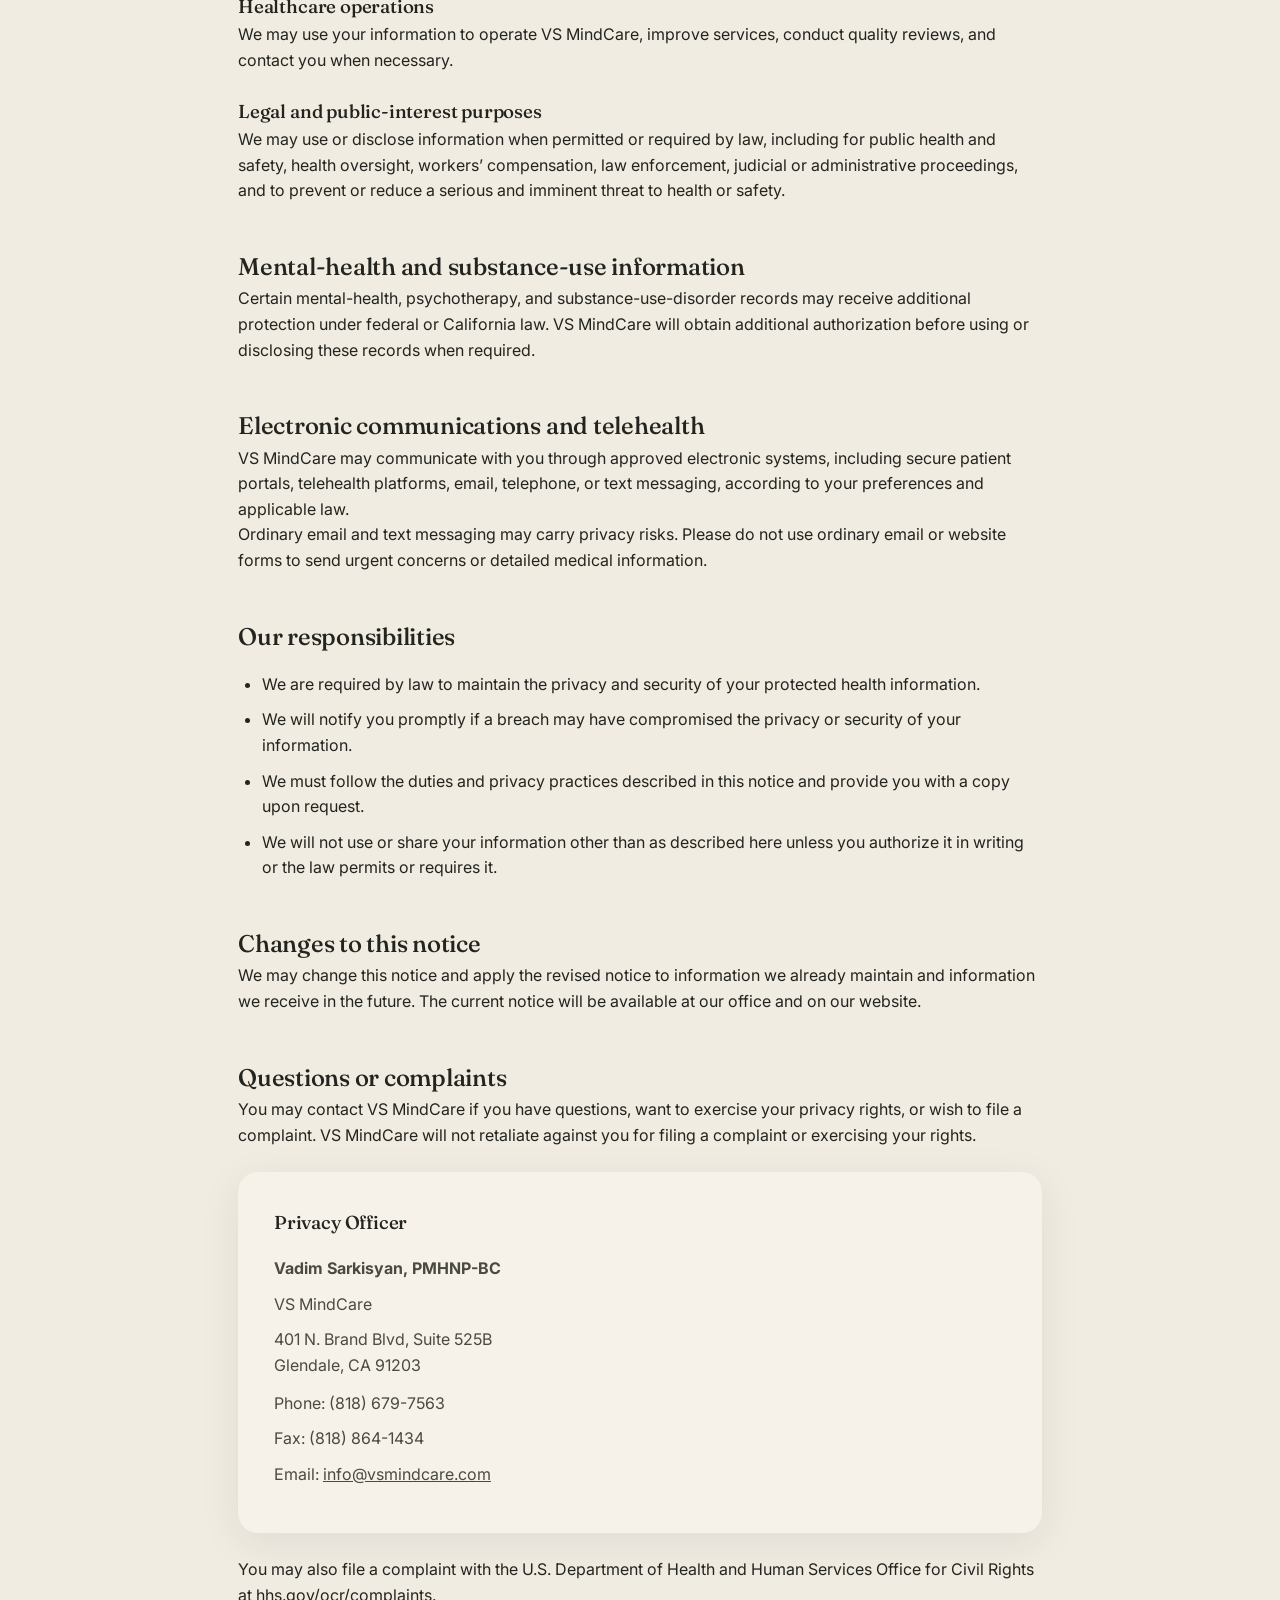
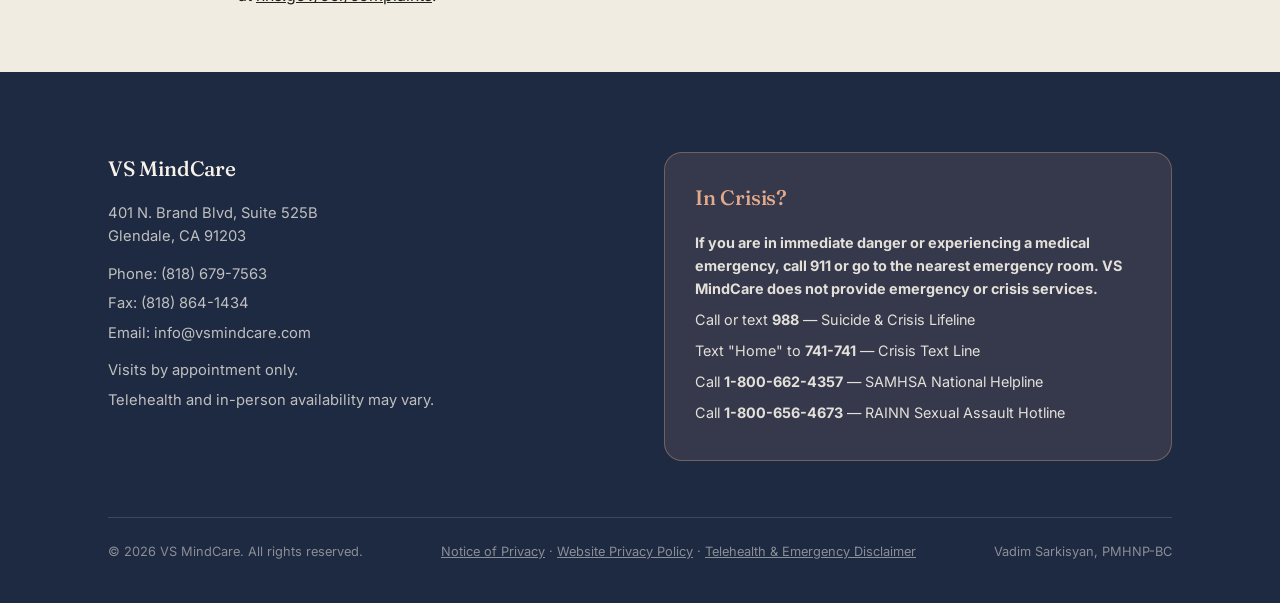
<file: notice-of-privacy-practices.html>
<!DOCTYPE html>
<html lang="en">
<head>
<meta charset="UTF-8">
<meta name="viewport" content="width=device-width, initial-scale=1.0">
<title>Notice of Privacy | VS MindCare</title>
<meta name="description" content="VS MindCare Notice of Privacy describing patient privacy rights and how protected health information may be used and disclosed.">
<link rel="preconnect" href="https://fonts.googleapis.com">
<link rel="preconnect" href="https://fonts.gstatic.com" crossorigin>
<link href="https://fonts.googleapis.com/css2?family=Fraunces:opsz,wght@9..144,300;9..144,400;9..144,500;9..144,600&family=Inter:wght@400;500;600&family=IBM+Plex+Mono:wght@400;500&display=swap" rel="stylesheet">
<link rel="stylesheet" href="style.css">
</head>
<body>
<header>
  <nav class="wrap">
    <a href="index.html" class="logo">VS MindCare</a>
    <ul class="nav-links">
      <li><a href="index.html" class="active">Home</a></li>
      <li><a href="services.html">Services</a></li>
      <li><a href="insurance.html">Insurance &amp; Fees</a></li>
      <li><a href="about.html">About</a></li>
      <li><a href="faq.html">FAQ</a></li>
      <li><a href="contact.html">Contact</a></li>
    </ul>
    <div class="nav-cta">
      <a href="https://growtherapy.com/provider/cqn00bst01gd/vadim-sarkisyan" target="_blank" rel="noopener noreferrer" class="btn btn-ghost" style="padding:10px 20px;font-size:0.85rem;">Schedule appointment</a>
      <button class="nav-toggle" aria-label="Toggle menu">☰</button>
    </div>
  </nav>
  <div class="mobile-nav">
    <a href="index.html">Home</a>
    <a href="services.html">Services</a>
    <a href="insurance.html">Insurance &amp; Fees</a>
    <a href="about.html">About</a>
    <a href="faq.html">FAQ</a>
    <a href="contact.html">Contact</a>
  </div>
</header>

<section class="page-hero">
  <div class="wrap">
    <span class="eyebrow" style="color:rgba(246,242,233,0.65);">Privacy &amp; Patient Rights</span>
    <h1>Notice of Privacy</h1>
    <p>Effective August 24, 2026</p>
  </div>
</section>

<main>
<section style="padding:64px 0;">
  <div class="wrap" style="max-width:860px;">
    <p class="lead"><strong>This notice describes how medical information about you may be used and disclosed and how you can access this information. Please review it carefully.</strong></p>

    <h2 style="margin-top:44px;">Your information. Your rights. Our responsibilities.</h2>
    <p>VS MindCare is required by law to maintain the privacy and security of your protected health information, provide you with this notice, and follow the privacy practices described in it.</p>

    <h2 style="margin-top:44px;">Your rights</h2>
    <p>You have the right to:</p>
    <ul style="margin:16px 0 0 24px;display:grid;gap:10px;">
      <li>Obtain a paper or electronic copy of your medical record.</li>
      <li>Ask us to correct information you believe is incorrect or incomplete.</li>
      <li>Request confidential communications by a particular method or at a particular location.</li>
      <li>Ask us to limit how we use or share certain information.</li>
      <li>Receive a list of certain disclosures of your health information.</li>
      <li>Obtain a paper copy of this Notice of Privacy.</li>
      <li>Choose someone to act on your behalf.</li>
      <li>File a complaint if you believe your privacy rights have been violated.</li>
    </ul>
    <p style="margin-top:18px;">Some requests may be subject to legal limitations. We will explain our decision if we cannot fulfill a request.</p>

    <h2 style="margin-top:44px;">Your choices</h2>
    <p>For certain types of information, you may tell us how you want it shared, including sharing information with family members, friends, or others involved in your care.</p>
    <p>We will obtain your written authorization before using or disclosing your information when authorization is required by law, including for most marketing purposes, the sale of protected health information, and certain uses or disclosures of psychotherapy notes. You may revoke an authorization in writing at any time, except to the extent we have already relied upon it.</p>

    <h2 style="margin-top:44px;">How we may use and disclose your information</h2>
    <h3 style="margin-top:24px;">Treatment</h3>
    <p>We may use your information to provide, coordinate, or manage your care and communicate with other healthcare professionals involved in your treatment.</p>
    <h3 style="margin-top:24px;">Payment</h3>
    <p>We may use and share your information to bill health plans or other responsible parties and receive payment for services.</p>
    <h3 style="margin-top:24px;">Healthcare operations</h3>
    <p>We may use your information to operate VS MindCare, improve services, conduct quality reviews, and contact you when necessary.</p>
    <h3 style="margin-top:24px;">Legal and public-interest purposes</h3>
    <p>We may use or disclose information when permitted or required by law, including for public health and safety, health oversight, workers’ compensation, law enforcement, judicial or administrative proceedings, and to prevent or reduce a serious and imminent threat to health or safety.</p>

    <h2 style="margin-top:44px;">Mental-health and substance-use information</h2>
    <p>Certain mental-health, psychotherapy, and substance-use-disorder records may receive additional protection under federal or California law. VS MindCare will obtain additional authorization before using or disclosing these records when required.</p>

    <h2 style="margin-top:44px;">Electronic communications and telehealth</h2>
    <p>VS MindCare may communicate with you through approved electronic systems, including secure patient portals, telehealth platforms, email, telephone, or text messaging, according to your preferences and applicable law.</p>
    <p>Ordinary email and text messaging may carry privacy risks. Please do not use ordinary email or website forms to send urgent concerns or detailed medical information.</p>

    <h2 style="margin-top:44px;">Our responsibilities</h2>
    <ul style="margin:16px 0 0 24px;display:grid;gap:10px;">
      <li>We are required by law to maintain the privacy and security of your protected health information.</li>
      <li>We will notify you promptly if a breach may have compromised the privacy or security of your information.</li>
      <li>We must follow the duties and privacy practices described in this notice and provide you with a copy upon request.</li>
      <li>We will not use or share your information other than as described here unless you authorize it in writing or the law permits or requires it.</li>
    </ul>

    <h2 style="margin-top:44px;">Changes to this notice</h2>
    <p>We may change this notice and apply the revised notice to information we already maintain and information we receive in the future. The current notice will be available at our office and on our website.</p>

    <h2 style="margin-top:44px;">Questions or complaints</h2>
    <p>You may contact VS MindCare if you have questions, want to exercise your privacy rights, or wish to file a complaint. VS MindCare will not retaliate against you for filing a complaint or exercising your rights.</p>
    <div class="contact-card" style="margin-top:24px;">
      <h3>Privacy Officer</h3>
      <p><strong>Vadim Sarkisyan, PMHNP-BC</strong></p>
      <p>VS MindCare</p>
      <p>401 N. Brand Blvd, Suite 525B<br>Glendale, CA 91203</p>
      <p style="margin-top:12px;">Phone: (818) 679-7563</p>
      <p>Fax: (818) 864-1434</p>
      <p>Email: <a href="mailto:info@vsmindcare.com">info@vsmindcare.com</a></p>
    </div>
    <p style="margin-top:24px;">You may also file a complaint with the U.S. Department of Health and Human Services Office for Civil Rights at <a href="https://www.hhs.gov/ocr/complaints/index.html" target="_blank" rel="noopener noreferrer" style="text-decoration:underline;">hhs.gov/ocr/complaints</a>.</p>
  </div>
</section>
</main>

<footer>
  <div class="wrap">
    <div class="footer-grid">
      <div>
        <h3>VS MindCare</h3>
        <p>401 N. Brand Blvd, Suite 525B<br>Glendale, CA 91203</p>
        <p style="margin-top:14px;">Phone: (818) 679-7563</p>
        <p>Fax: (818) 864-1434</p>
        <p>Email: info@vsmindcare.com</p>
        <p style="margin-top:14px;">Visits by appointment only.</p>
        <p>Telehealth and in-person availability may vary.</p>
      </div>
      <div class="crisis-box">
        <h3>In Crisis?</h3>
        <p><strong>If you are in immediate danger or experiencing a medical emergency, call 911 or go to the nearest emergency room. VS MindCare does not provide emergency or crisis services.</strong></p>
        <p>Call or text <strong>988</strong> — Suicide &amp; Crisis Lifeline</p>
        <p>Text "Home" to <strong>741-741</strong> — Crisis Text Line</p>
        <p>Call <strong>1-800-662-4357</strong> — SAMHSA National Helpline</p>
        <p>Call <strong>1-800-656-4673</strong> — RAINN Sexual Assault Hotline</p>
      </div>
    </div>
    <div class="footer-bottom">
      <span>© 2026 VS MindCare. All rights reserved.</span>
      <span><a href="notice-of-privacy-practices.html" style="text-decoration:underline;">Notice of Privacy</a> · <a href="website-privacy-policy.html" style="text-decoration:underline;">Website Privacy Policy</a> · <a href="telehealth-emergency-disclaimer.html" style="text-decoration:underline;">Telehealth &amp; Emergency Disclaimer</a></span>
      <span>Vadim Sarkisyan, PMHNP-BC</span>
    </div>
  </div>
</footer>

<script src="script.js?v=2"></script>
</body>
</html>
</file>
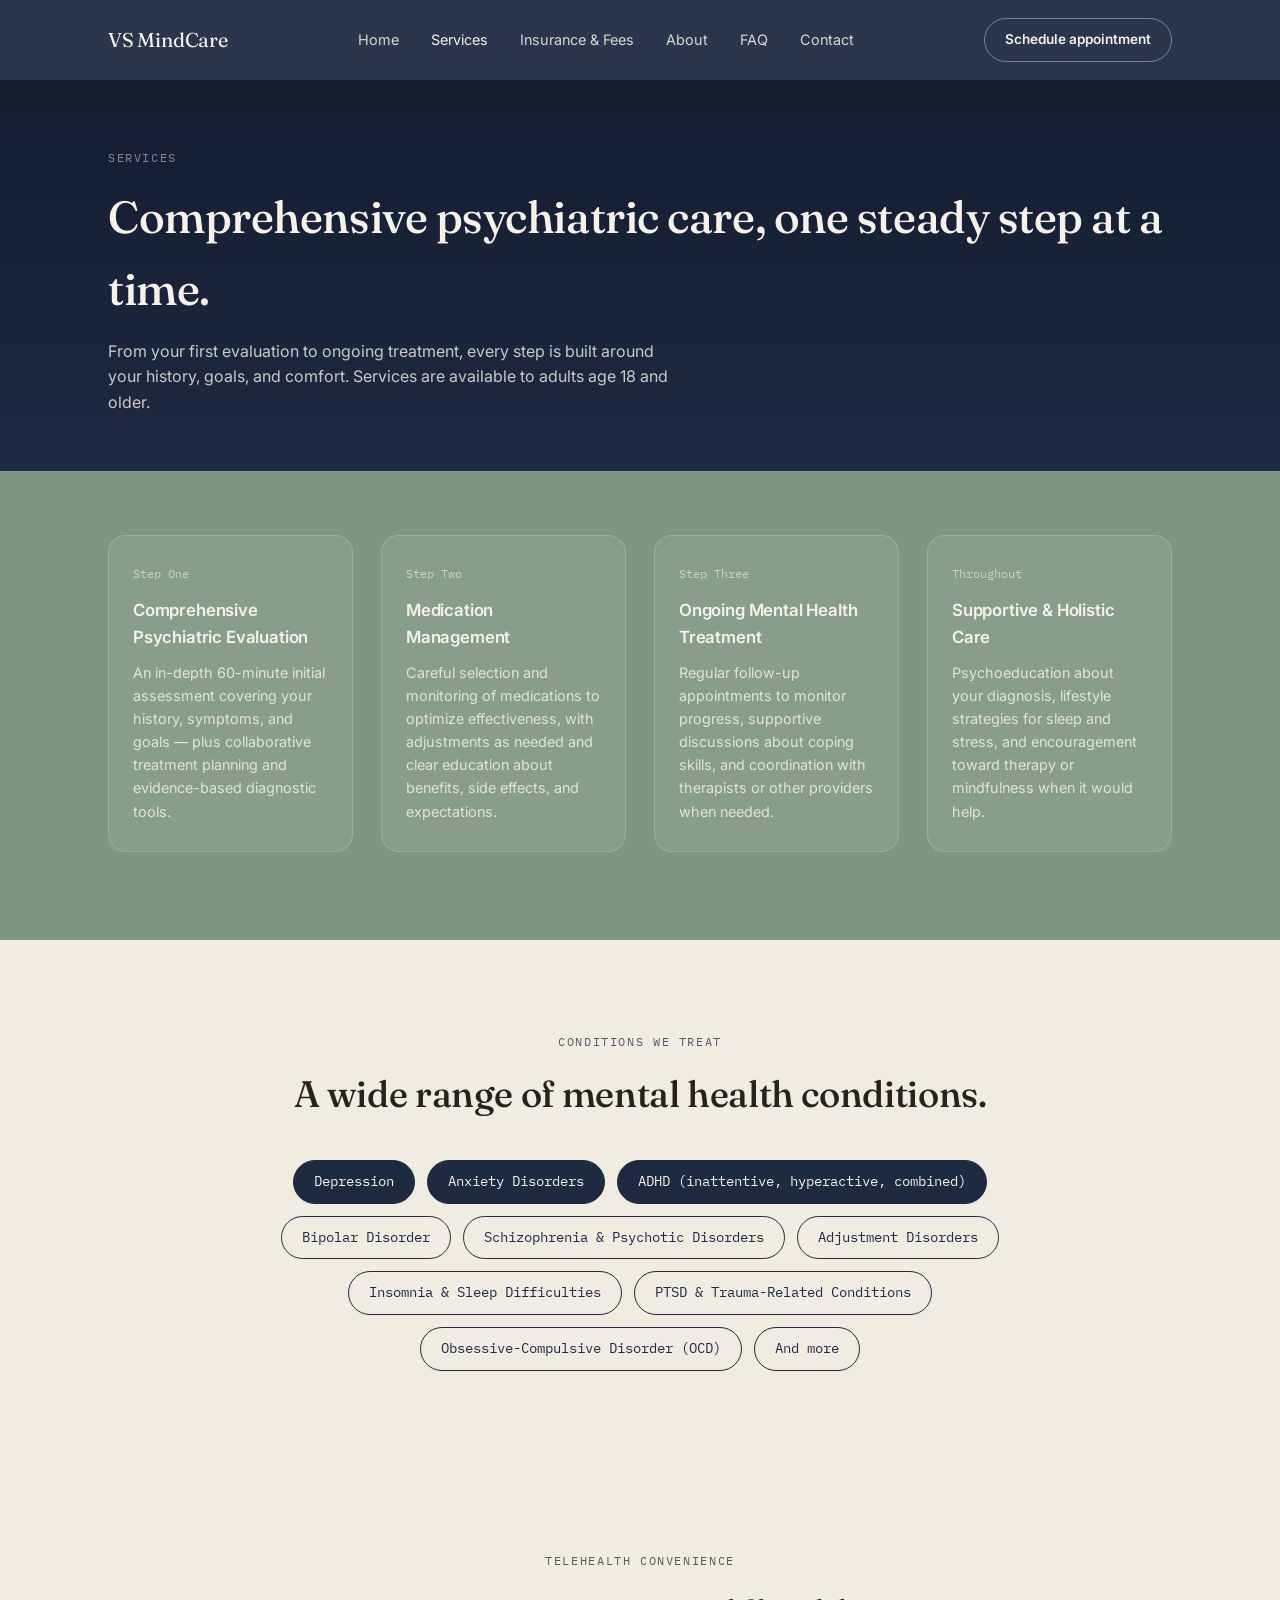
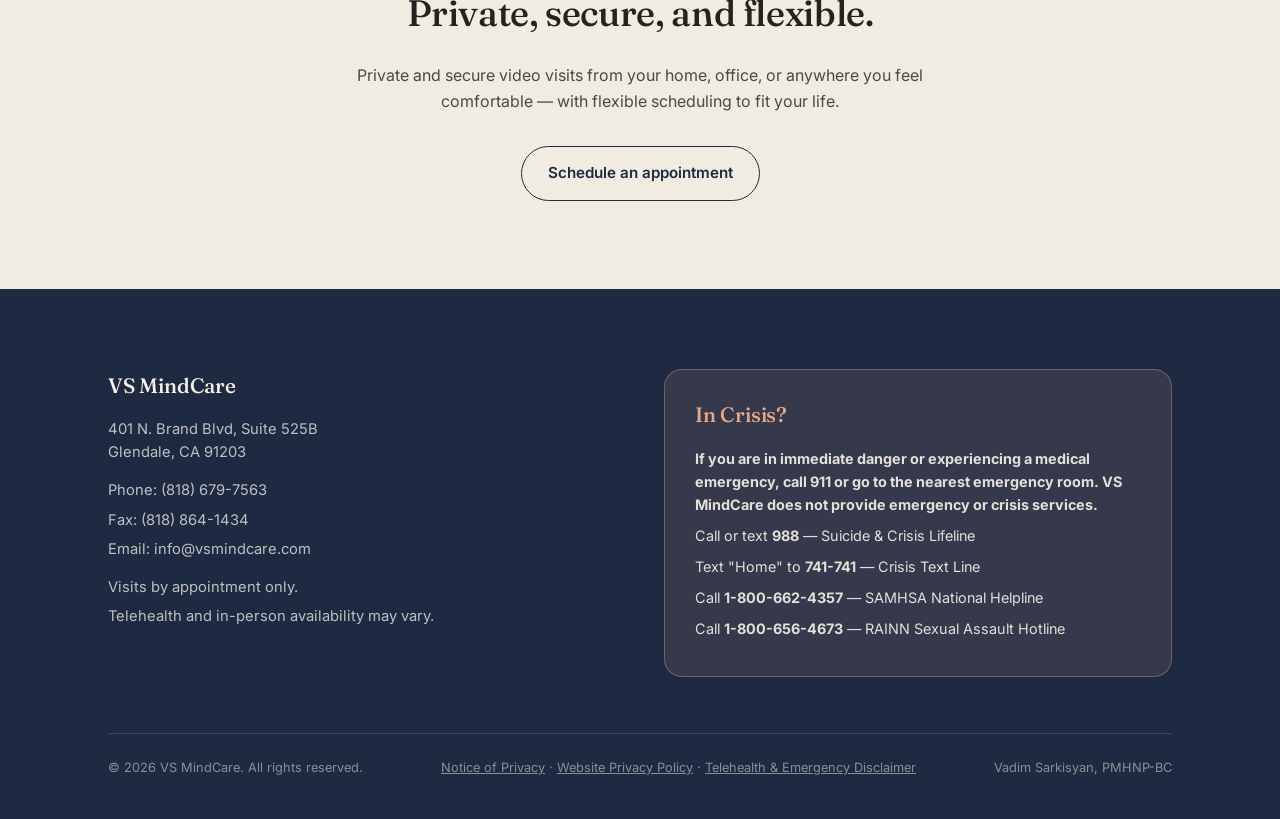
<file: services.html>
<!DOCTYPE html>
<html lang="en">
<head>
<meta charset="UTF-8">
<meta name="viewport" content="width=device-width, initial-scale=1.0">
<title>Services | VS MindCare Telehealth Psychiatry</title>
<meta name="description" content="Psychiatric evaluations, medication management, and ongoing mental health treatment — delivered securely via telehealth by Vadim Sarkisyan, PMHNP-BC.">
<link rel="preconnect" href="https://fonts.googleapis.com">
<link rel="preconnect" href="https://fonts.gstatic.com" crossorigin>
<link href="https://fonts.googleapis.com/css2?family=Fraunces:opsz,wght@9..144,300;9..144,400;9..144,500;9..144,600&family=Inter:wght@400;500;600&family=IBM+Plex+Mono:wght@400;500&display=swap" rel="stylesheet">
<link rel="stylesheet" href="style.css">
</head>
<body>

<header>
  <nav class="wrap">
    <a href="index.html" class="logo">VS MindCare</a>
    <ul class="nav-links">
      <li><a href="index.html">Home</a></li>
      <li><a href="services.html" class="active">Services</a></li>
      <li><a href="insurance.html">Insurance &amp; Fees</a></li>
      <li><a href="about.html">About</a></li>
      <li><a href="faq.html">FAQ</a></li>
      <li><a href="contact.html">Contact</a></li>
    </ul>
    <div class="nav-cta">
      <a href="https://growtherapy.com/provider/cqn00bst01gd/vadim-sarkisyan" target="_blank" rel="noopener noreferrer" class="btn btn-ghost" style="padding:10px 20px;font-size:0.85rem;">Schedule appointment</a>
      <button class="nav-toggle" aria-label="Toggle menu">☰</button>
    </div>
  </nav>
  <div class="mobile-nav">
    <a href="index.html">Home</a>
    <a href="services.html">Services</a>
    <a href="insurance.html">Insurance &amp; Fees</a>
    <a href="about.html">About</a>
    <a href="faq.html">FAQ</a>
    <a href="contact.html">Contact</a>
  </div>
</header>

<section class="page-hero">
  <div class="wrap">
    <span class="eyebrow" style="color:rgba(246,242,233,0.65);">Services</span>
    <h1>Comprehensive psychiatric care, one steady step at a time.</h1>
    <p>From your first evaluation to ongoing treatment, every step is built around your history, goals, and comfort. Services are available to adults age 18 and older.</p>
  </div>
</section>

<section class="services" style="padding-top:64px;">
  <div class="wrap">
    <div class="service-grid">
      <div class="service-card">
        <span class="num">Step One</span>
        <h3>Comprehensive Psychiatric Evaluation</h3>
        <p>An in-depth 60-minute initial assessment covering your history, symptoms, and goals — plus collaborative treatment planning and evidence-based diagnostic tools.</p>
      </div>
      <div class="service-card">
        <span class="num">Step Two</span>
        <h3>Medication Management</h3>
        <p>Careful selection and monitoring of medications to optimize effectiveness, with adjustments as needed and clear education about benefits, side effects, and expectations.</p>
      </div>
      <div class="service-card">
        <span class="num">Step Three</span>
        <h3>Ongoing Mental Health Treatment</h3>
        <p>Regular follow-up appointments to monitor progress, supportive discussions about coping skills, and coordination with therapists or other providers when needed.</p>
      </div>
      <div class="service-card">
        <span class="num">Throughout</span>
        <h3>Supportive &amp; Holistic Care</h3>
        <p>Psychoeducation about your diagnosis, lifestyle strategies for sleep and stress, and encouragement toward therapy or mindfulness when it would help.</p>
      </div>
    </div>
  </div>
</section>

<section class="conditions">
  <div class="wrap">
    <span class="eyebrow">Conditions We Treat</span>
    <h2>A wide range of mental health conditions.</h2>
    <div class="pill-cloud">
      <span class="pill filled">Depression</span>
      <span class="pill filled">Anxiety Disorders</span>
      <span class="pill filled">ADHD (inattentive, hyperactive, combined)</span>
      <span class="pill">Bipolar Disorder</span>
      <span class="pill">Schizophrenia &amp; Psychotic Disorders</span>
      <span class="pill">Adjustment Disorders</span>
      <span class="pill">Insomnia &amp; Sleep Difficulties</span>
      <span class="pill">PTSD &amp; Trauma-Related Conditions</span>
      <span class="pill">Obsessive-Compulsive Disorder (OCD)</span>
      <span class="pill">And more</span>
    </div>
  </div>
</section>

<section class="insurance" style="background:var(--sand);">
  <div class="wrap" style="text-align:center;">
    <span class="eyebrow">Telehealth Convenience</span>
    <h2 style="margin-bottom:20px;">Private, secure, and flexible.</h2>
    <p style="max-width:600px;margin:0 auto 32px;color:#4a4a42;">Private and secure video visits from your home, office, or anywhere you feel comfortable — with flexible scheduling to fit your life.</p>
    <a href="https://growtherapy.com/provider/cqn00bst01gd/vadim-sarkisyan" target="_blank" rel="noopener noreferrer" class="btn btn-ghost-dark">Schedule an appointment</a>
  </div>
</section>

<footer>
  <div class="wrap">
    <div class="footer-grid">
      <div>
        <h3>VS MindCare</h3>
        <p>401 N. Brand Blvd, Suite 525B<br>Glendale, CA 91203</p>
        <p style="margin-top:14px;">Phone: (818) 679-7563</p>
        <p>Fax: (818) 864-1434</p>
        <p>Email: info@vsmindcare.com</p>
        <p style="margin-top:14px;">Visits by appointment only.</p>
        <p>Telehealth and in-person availability may vary.</p>
      </div>
      <div class="crisis-box">
        <h3>In Crisis?</h3>
        <p><strong>If you are in immediate danger or experiencing a medical emergency, call 911 or go to the nearest emergency room. VS MindCare does not provide emergency or crisis services.</strong></p>
        <p>Call or text <strong>988</strong> — Suicide &amp; Crisis Lifeline</p>
        <p>Text "Home" to <strong>741-741</strong> — Crisis Text Line</p>
        <p>Call <strong>1-800-662-4357</strong> — SAMHSA National Helpline</p>
        <p>Call <strong>1-800-656-4673</strong> — RAINN Sexual Assault Hotline</p>
      </div>
    </div>
    <div class="footer-bottom">
      <span>© 2026 VS MindCare. All rights reserved.</span>
      <span><a href="notice-of-privacy-practices.html" style="text-decoration:underline;">Notice of Privacy</a> · <a href="website-privacy-policy.html" style="text-decoration:underline;">Website Privacy Policy</a> · <a href="telehealth-emergency-disclaimer.html" style="text-decoration:underline;">Telehealth &amp; Emergency Disclaimer</a></span>
      <span>Vadim Sarkisyan, PMHNP-BC</span>
    </div>
  </div>
</footer>

<script src="script.js?v=2"></script>
</body>
</html>
</file>
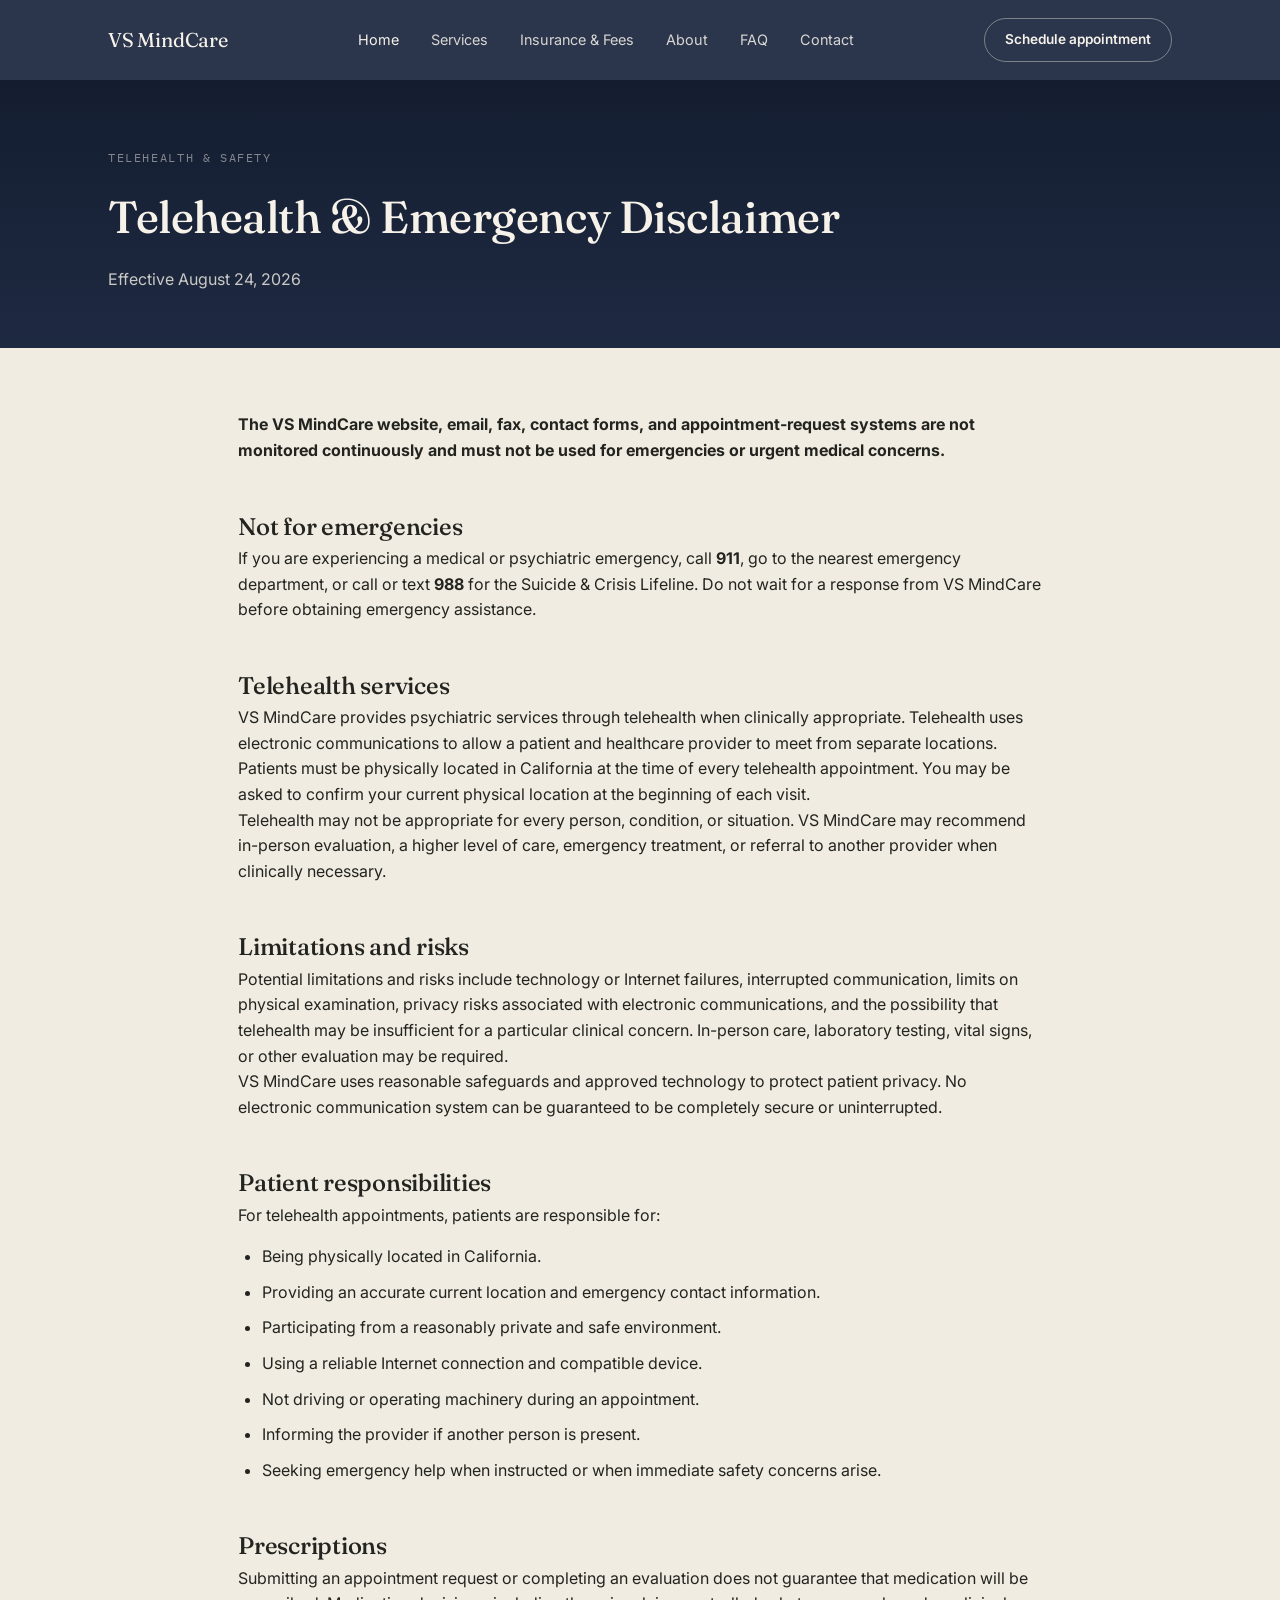
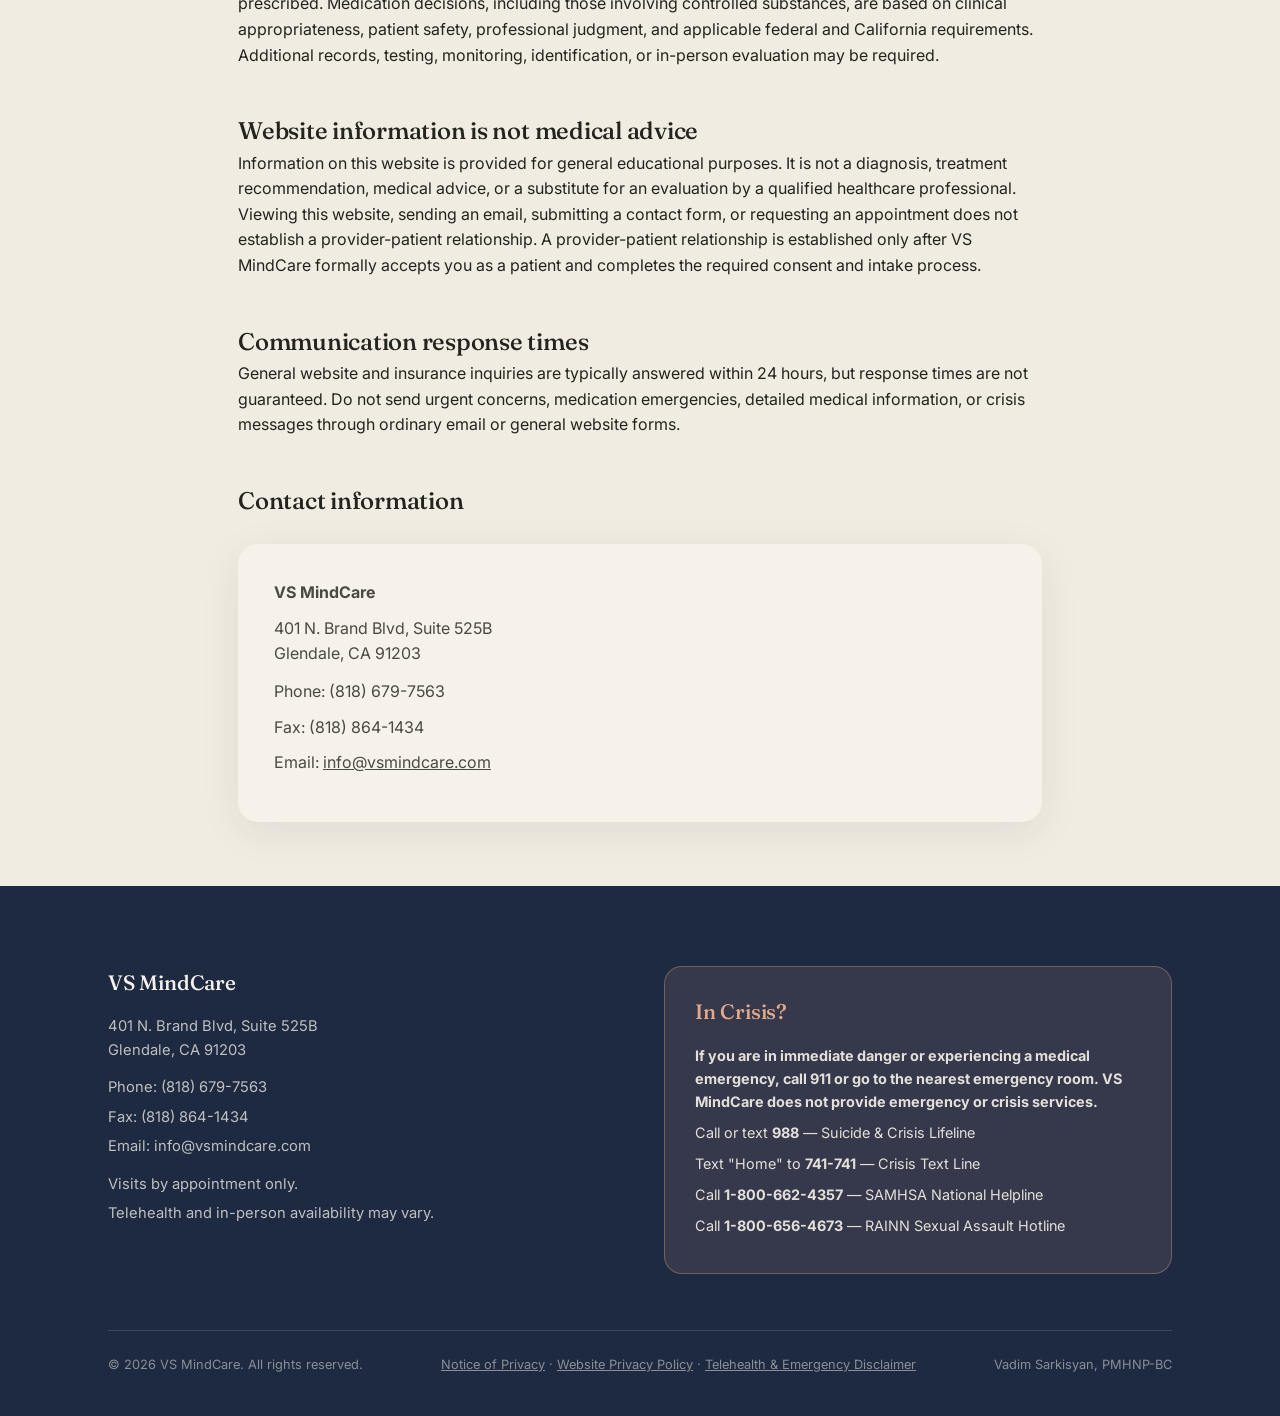
<file: telehealth-emergency-disclaimer.html>
<!DOCTYPE html>
<html lang="en">
<head>
<meta charset="UTF-8">
<meta name="viewport" content="width=device-width, initial-scale=1.0">
<title>Telehealth &amp; Emergency Disclaimer | VS MindCare</title>
<meta name="description" content="Important limitations, emergency guidance, and patient responsibilities for VS MindCare telehealth services.">
<link rel="preconnect" href="https://fonts.googleapis.com">
<link rel="preconnect" href="https://fonts.gstatic.com" crossorigin>
<link href="https://fonts.googleapis.com/css2?family=Fraunces:opsz,wght@9..144,300;9..144,400;9..144,500;9..144,600&family=Inter:wght@400;500;600&family=IBM+Plex+Mono:wght@400;500&display=swap" rel="stylesheet">
<link rel="stylesheet" href="style.css">
</head>
<body>
<header>
  <nav class="wrap">
    <a href="index.html" class="logo">VS MindCare</a>
    <ul class="nav-links">
      <li><a href="index.html" class="active">Home</a></li>
      <li><a href="services.html">Services</a></li>
      <li><a href="insurance.html">Insurance &amp; Fees</a></li>
      <li><a href="about.html">About</a></li>
      <li><a href="faq.html">FAQ</a></li>
      <li><a href="contact.html">Contact</a></li>
    </ul>
    <div class="nav-cta">
      <a href="https://growtherapy.com/provider/cqn00bst01gd/vadim-sarkisyan" target="_blank" rel="noopener noreferrer" class="btn btn-ghost" style="padding:10px 20px;font-size:0.85rem;">Schedule appointment</a>
      <button class="nav-toggle" aria-label="Toggle menu">☰</button>
    </div>
  </nav>
  <div class="mobile-nav">
    <a href="index.html">Home</a>
    <a href="services.html">Services</a>
    <a href="insurance.html">Insurance &amp; Fees</a>
    <a href="about.html">About</a>
    <a href="faq.html">FAQ</a>
    <a href="contact.html">Contact</a>
  </div>
</header>
<section class="page-hero">
  <div class="wrap">
    <span class="eyebrow" style="color:rgba(246,242,233,0.65);">Telehealth &amp; Safety</span>
    <h1>Telehealth &amp; Emergency Disclaimer</h1>
    <p>Effective August 24, 2026</p>
  </div>
</section>
<main><section style="padding:64px 0;"><div class="wrap" style="max-width:860px;">
<p class="lead"><strong>The VS MindCare website, email, fax, contact forms, and appointment-request systems are not monitored continuously and must not be used for emergencies or urgent medical concerns.</strong></p>

<h2 style="margin-top:44px;">Not for emergencies</h2>
<p>If you are experiencing a medical or psychiatric emergency, call <strong>911</strong>, go to the nearest emergency department, or call or text <strong>988</strong> for the Suicide &amp; Crisis Lifeline. Do not wait for a response from VS MindCare before obtaining emergency assistance.</p>

<h2 style="margin-top:44px;">Telehealth services</h2>
<p>VS MindCare provides psychiatric services through telehealth when clinically appropriate. Telehealth uses electronic communications to allow a patient and healthcare provider to meet from separate locations.</p>
<p>Patients must be physically located in California at the time of every telehealth appointment. You may be asked to confirm your current physical location at the beginning of each visit.</p>
<p>Telehealth may not be appropriate for every person, condition, or situation. VS MindCare may recommend in-person evaluation, a higher level of care, emergency treatment, or referral to another provider when clinically necessary.</p>

<h2 style="margin-top:44px;">Limitations and risks</h2>
<p>Potential limitations and risks include technology or Internet failures, interrupted communication, limits on physical examination, privacy risks associated with electronic communications, and the possibility that telehealth may be insufficient for a particular clinical concern. In-person care, laboratory testing, vital signs, or other evaluation may be required.</p>
<p>VS MindCare uses reasonable safeguards and approved technology to protect patient privacy. No electronic communication system can be guaranteed to be completely secure or uninterrupted.</p>

<h2 style="margin-top:44px;">Patient responsibilities</h2>
<p>For telehealth appointments, patients are responsible for:</p>
<ul style="margin:16px 0 0 24px;display:grid;gap:10px;">
  <li>Being physically located in California.</li>
  <li>Providing an accurate current location and emergency contact information.</li>
  <li>Participating from a reasonably private and safe environment.</li>
  <li>Using a reliable Internet connection and compatible device.</li>
  <li>Not driving or operating machinery during an appointment.</li>
  <li>Informing the provider if another person is present.</li>
  <li>Seeking emergency help when instructed or when immediate safety concerns arise.</li>
</ul>

<h2 style="margin-top:44px;">Prescriptions</h2>
<p>Submitting an appointment request or completing an evaluation does not guarantee that medication will be prescribed. Medication decisions, including those involving controlled substances, are based on clinical appropriateness, patient safety, professional judgment, and applicable federal and California requirements. Additional records, testing, monitoring, identification, or in-person evaluation may be required.</p>

<h2 style="margin-top:44px;">Website information is not medical advice</h2>
<p>Information on this website is provided for general educational purposes. It is not a diagnosis, treatment recommendation, medical advice, or a substitute for an evaluation by a qualified healthcare professional.</p>
<p>Viewing this website, sending an email, submitting a contact form, or requesting an appointment does not establish a provider-patient relationship. A provider-patient relationship is established only after VS MindCare formally accepts you as a patient and completes the required consent and intake process.</p>

<h2 style="margin-top:44px;">Communication response times</h2>
<p>General website and insurance inquiries are typically answered within 24 hours, but response times are not guaranteed. Do not send urgent concerns, medication emergencies, detailed medical information, or crisis messages through ordinary email or general website forms.</p>

<h2 style="margin-top:44px;">Contact information</h2>
<div class="contact-card" style="margin-top:24px;">
  <p><strong>VS MindCare</strong></p>
  <p>401 N. Brand Blvd, Suite 525B<br>Glendale, CA 91203</p>
  <p style="margin-top:12px;">Phone: (818) 679-7563</p>
  <p>Fax: (818) 864-1434</p>
  <p>Email: <a href="mailto:info@vsmindcare.com">info@vsmindcare.com</a></p>
</div></div></section></main>
<footer>
  <div class="wrap">
    <div class="footer-grid">
      <div>
        <h3>VS MindCare</h3>
        <p>401 N. Brand Blvd, Suite 525B<br>Glendale, CA 91203</p>
        <p style="margin-top:14px;">Phone: (818) 679-7563</p>
        <p>Fax: (818) 864-1434</p>
        <p>Email: info@vsmindcare.com</p>
        <p style="margin-top:14px;">Visits by appointment only.</p>
        <p>Telehealth and in-person availability may vary.</p>
      </div>
      <div class="crisis-box">
        <h3>In Crisis?</h3>
        <p><strong>If you are in immediate danger or experiencing a medical emergency, call 911 or go to the nearest emergency room. VS MindCare does not provide emergency or crisis services.</strong></p>
        <p>Call or text <strong>988</strong> — Suicide &amp; Crisis Lifeline</p>
        <p>Text "Home" to <strong>741-741</strong> — Crisis Text Line</p>
        <p>Call <strong>1-800-662-4357</strong> — SAMHSA National Helpline</p>
        <p>Call <strong>1-800-656-4673</strong> — RAINN Sexual Assault Hotline</p>
      </div>
    </div>
    <div class="footer-bottom">
      <span>© 2026 VS MindCare. All rights reserved.</span>
      <span><a href="notice-of-privacy-practices.html" style="text-decoration:underline;">Notice of Privacy</a> · <a href="website-privacy-policy.html" style="text-decoration:underline;">Website Privacy Policy</a> · <a href="telehealth-emergency-disclaimer.html" style="text-decoration:underline;">Telehealth &amp; Emergency Disclaimer</a></span>
      <span>Vadim Sarkisyan, PMHNP-BC</span>
    </div>
  </div>
</footer>

<script src="script.js?v=2"></script>
</body>
</html>
</file>
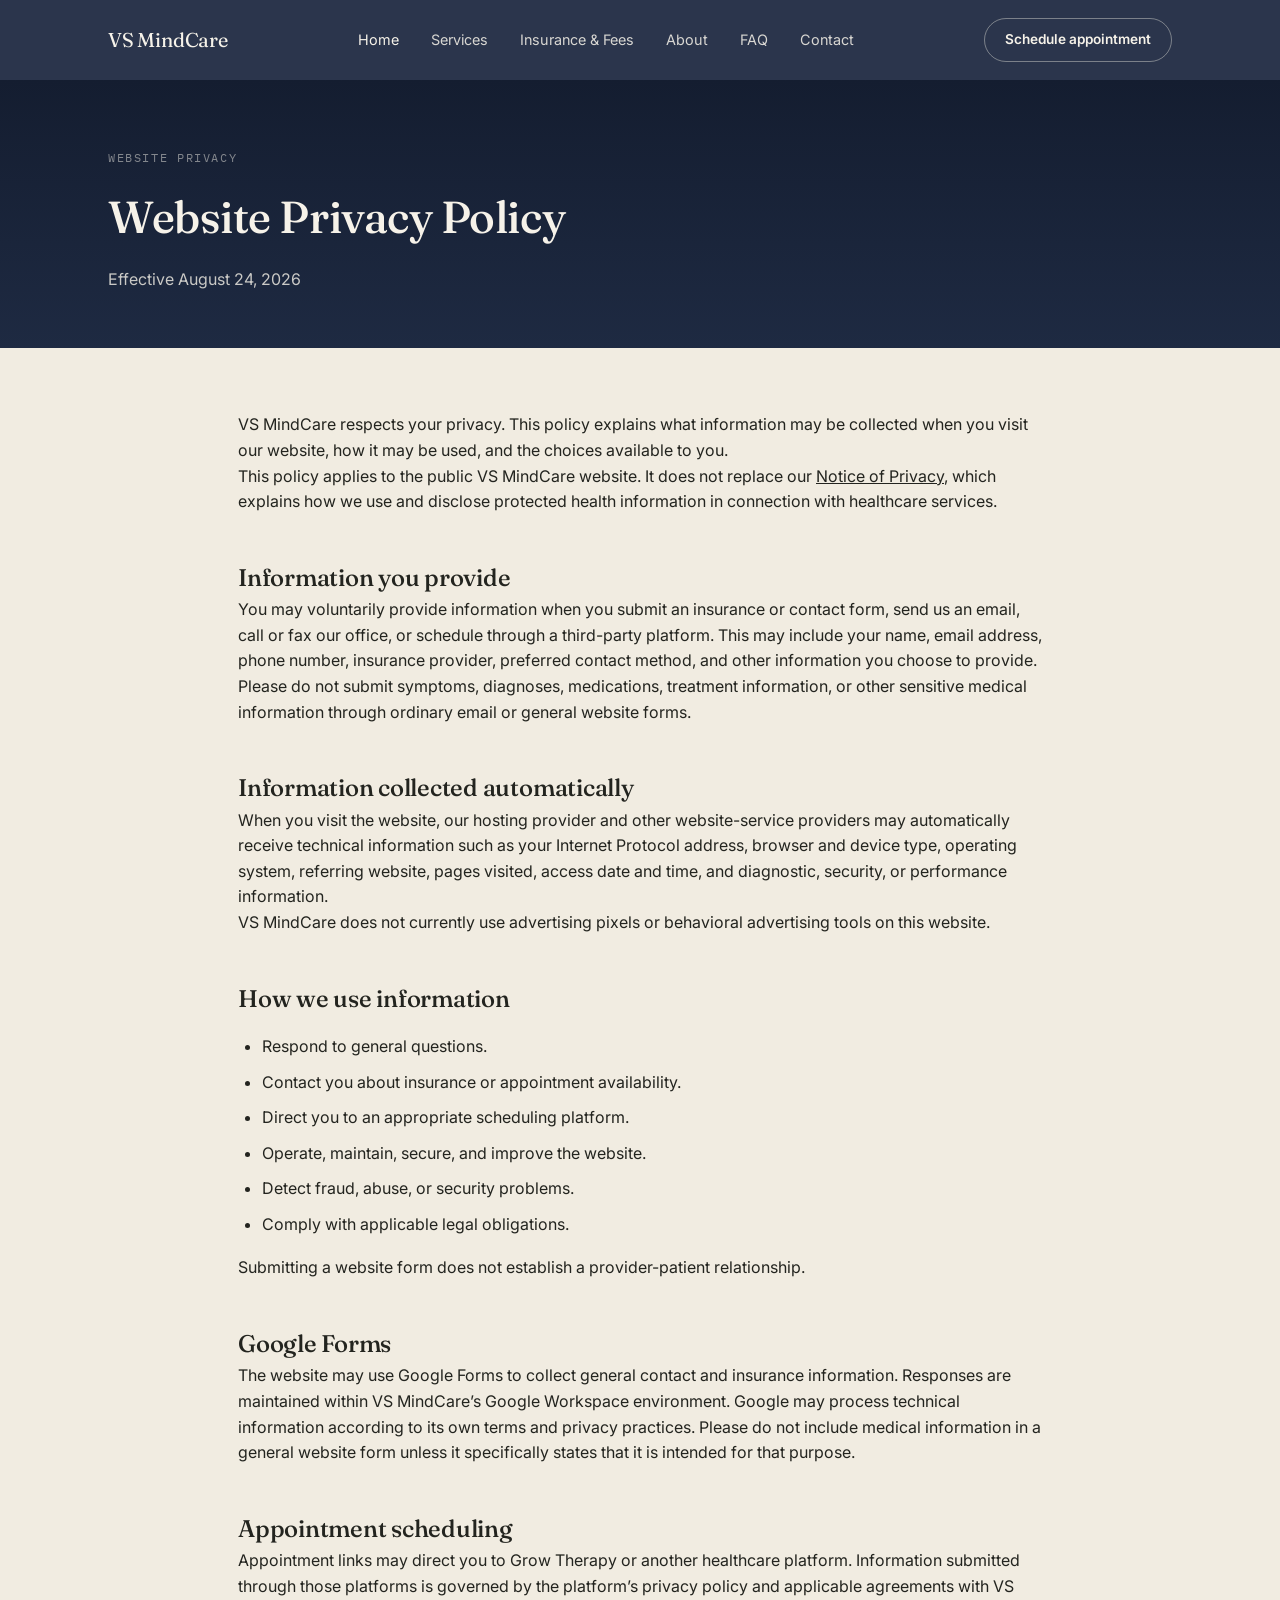
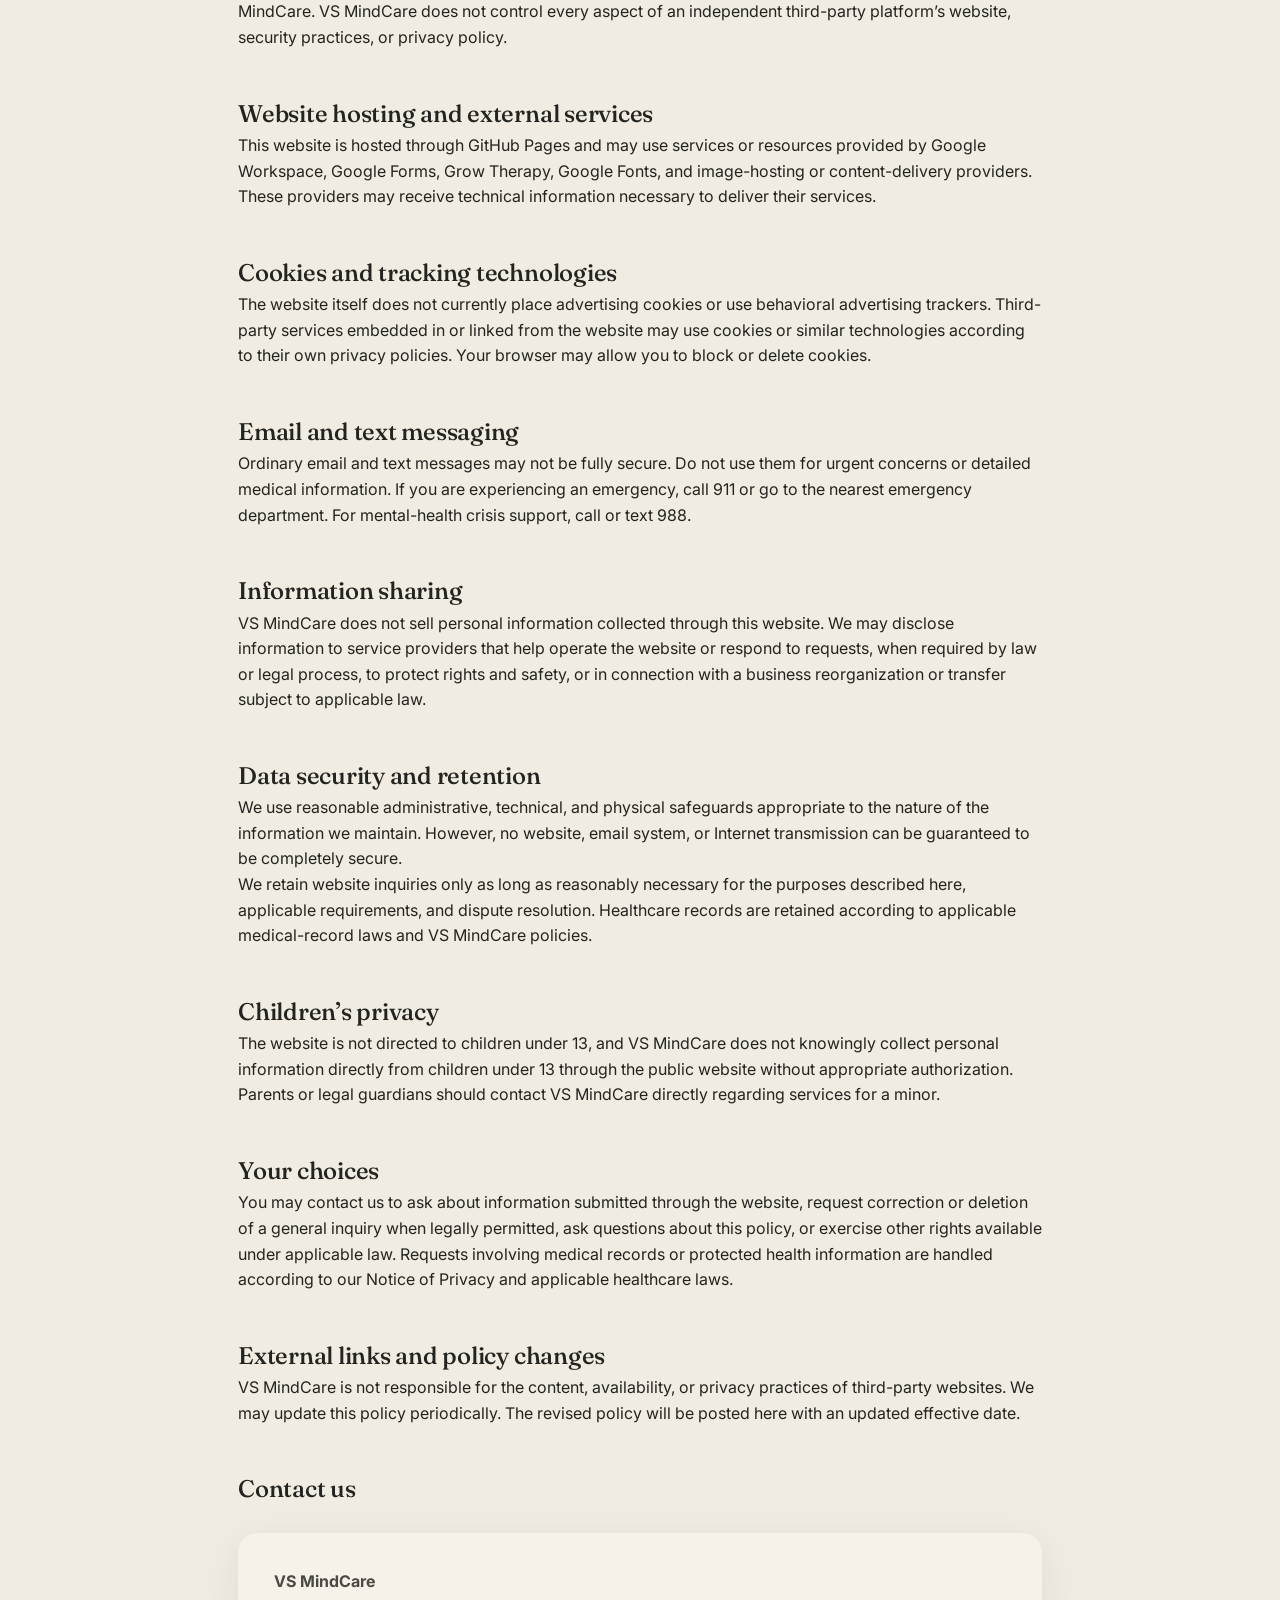
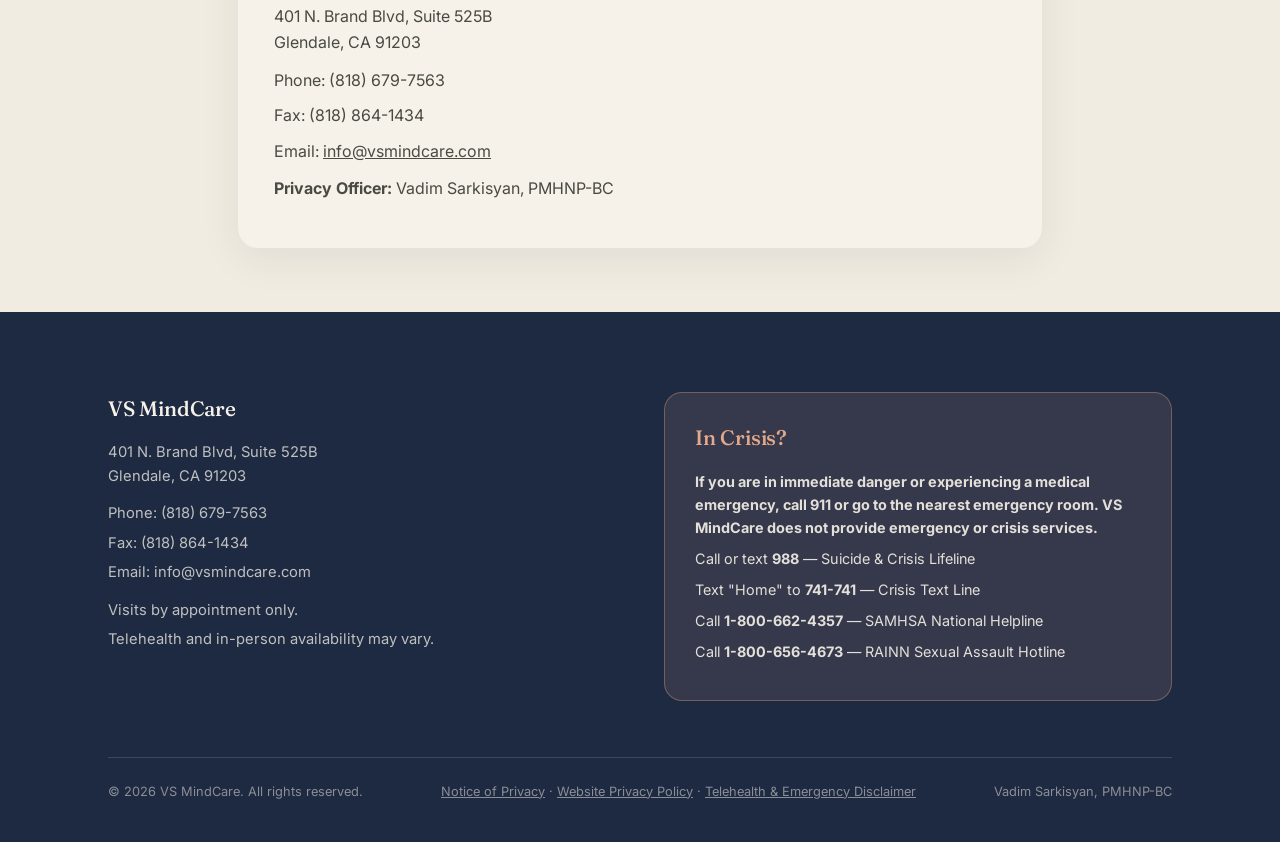
<file: website-privacy-policy.html>
<!DOCTYPE html>
<html lang="en">
<head>
<meta charset="UTF-8">
<meta name="viewport" content="width=device-width, initial-scale=1.0">
<title>Website Privacy Policy | VS MindCare</title>
<meta name="description" content="How VS MindCare collects, uses, and protects information submitted through its public website.">
<link rel="preconnect" href="https://fonts.googleapis.com">
<link rel="preconnect" href="https://fonts.gstatic.com" crossorigin>
<link href="https://fonts.googleapis.com/css2?family=Fraunces:opsz,wght@9..144,300;9..144,400;9..144,500;9..144,600&family=Inter:wght@400;500;600&family=IBM+Plex+Mono:wght@400;500&display=swap" rel="stylesheet">
<link rel="stylesheet" href="style.css">
</head>
<body>
<header>
  <nav class="wrap">
    <a href="index.html" class="logo">VS MindCare</a>
    <ul class="nav-links">
      <li><a href="index.html" class="active">Home</a></li>
      <li><a href="services.html">Services</a></li>
      <li><a href="insurance.html">Insurance &amp; Fees</a></li>
      <li><a href="about.html">About</a></li>
      <li><a href="faq.html">FAQ</a></li>
      <li><a href="contact.html">Contact</a></li>
    </ul>
    <div class="nav-cta">
      <a href="https://growtherapy.com/provider/cqn00bst01gd/vadim-sarkisyan" target="_blank" rel="noopener noreferrer" class="btn btn-ghost" style="padding:10px 20px;font-size:0.85rem;">Schedule appointment</a>
      <button class="nav-toggle" aria-label="Toggle menu">☰</button>
    </div>
  </nav>
  <div class="mobile-nav">
    <a href="index.html">Home</a>
    <a href="services.html">Services</a>
    <a href="insurance.html">Insurance &amp; Fees</a>
    <a href="about.html">About</a>
    <a href="faq.html">FAQ</a>
    <a href="contact.html">Contact</a>
  </div>
</header>
<section class="page-hero">
  <div class="wrap">
    <span class="eyebrow" style="color:rgba(246,242,233,0.65);">Website Privacy</span>
    <h1>Website Privacy Policy</h1>
    <p>Effective August 24, 2026</p>
  </div>
</section>
<main><section style="padding:64px 0;"><div class="wrap" style="max-width:860px;">
<p class="lead">VS MindCare respects your privacy. This policy explains what information may be collected when you visit our website, how it may be used, and the choices available to you.</p>
<p>This policy applies to the public VS MindCare website. It does not replace our <a href="notice-of-privacy-practices.html" style="text-decoration:underline;">Notice of Privacy</a>, which explains how we use and disclose protected health information in connection with healthcare services.</p>

<h2 style="margin-top:44px;">Information you provide</h2>
<p>You may voluntarily provide information when you submit an insurance or contact form, send us an email, call or fax our office, or schedule through a third-party platform. This may include your name, email address, phone number, insurance provider, preferred contact method, and other information you choose to provide.</p>
<p>Please do not submit symptoms, diagnoses, medications, treatment information, or other sensitive medical information through ordinary email or general website forms.</p>

<h2 style="margin-top:44px;">Information collected automatically</h2>
<p>When you visit the website, our hosting provider and other website-service providers may automatically receive technical information such as your Internet Protocol address, browser and device type, operating system, referring website, pages visited, access date and time, and diagnostic, security, or performance information.</p>
<p>VS MindCare does not currently use advertising pixels or behavioral advertising tools on this website.</p>

<h2 style="margin-top:44px;">How we use information</h2>
<ul style="margin:16px 0 0 24px;display:grid;gap:10px;">
  <li>Respond to general questions.</li>
  <li>Contact you about insurance or appointment availability.</li>
  <li>Direct you to an appropriate scheduling platform.</li>
  <li>Operate, maintain, secure, and improve the website.</li>
  <li>Detect fraud, abuse, or security problems.</li>
  <li>Comply with applicable legal obligations.</li>
</ul>
<p style="margin-top:18px;">Submitting a website form does not establish a provider-patient relationship.</p>

<h2 style="margin-top:44px;">Google Forms</h2>
<p>The website may use Google Forms to collect general contact and insurance information. Responses are maintained within VS MindCare’s Google Workspace environment. Google may process technical information according to its own terms and privacy practices. Please do not include medical information in a general website form unless it specifically states that it is intended for that purpose.</p>

<h2 style="margin-top:44px;">Appointment scheduling</h2>
<p>Appointment links may direct you to Grow Therapy or another healthcare platform. Information submitted through those platforms is governed by the platform’s privacy policy and applicable agreements with VS MindCare. VS MindCare does not control every aspect of an independent third-party platform’s website, security practices, or privacy policy.</p>

<h2 style="margin-top:44px;">Website hosting and external services</h2>
<p>This website is hosted through GitHub Pages and may use services or resources provided by Google Workspace, Google Forms, Grow Therapy, Google Fonts, and image-hosting or content-delivery providers. These providers may receive technical information necessary to deliver their services.</p>

<h2 style="margin-top:44px;">Cookies and tracking technologies</h2>
<p>The website itself does not currently place advertising cookies or use behavioral advertising trackers. Third-party services embedded in or linked from the website may use cookies or similar technologies according to their own privacy policies. Your browser may allow you to block or delete cookies.</p>

<h2 style="margin-top:44px;">Email and text messaging</h2>
<p>Ordinary email and text messages may not be fully secure. Do not use them for urgent concerns or detailed medical information. If you are experiencing an emergency, call 911 or go to the nearest emergency department. For mental-health crisis support, call or text 988.</p>

<h2 style="margin-top:44px;">Information sharing</h2>
<p>VS MindCare does not sell personal information collected through this website. We may disclose information to service providers that help operate the website or respond to requests, when required by law or legal process, to protect rights and safety, or in connection with a business reorganization or transfer subject to applicable law.</p>

<h2 style="margin-top:44px;">Data security and retention</h2>
<p>We use reasonable administrative, technical, and physical safeguards appropriate to the nature of the information we maintain. However, no website, email system, or Internet transmission can be guaranteed to be completely secure.</p>
<p>We retain website inquiries only as long as reasonably necessary for the purposes described here, applicable requirements, and dispute resolution. Healthcare records are retained according to applicable medical-record laws and VS MindCare policies.</p>

<h2 style="margin-top:44px;">Children’s privacy</h2>
<p>The website is not directed to children under 13, and VS MindCare does not knowingly collect personal information directly from children under 13 through the public website without appropriate authorization. Parents or legal guardians should contact VS MindCare directly regarding services for a minor.</p>

<h2 style="margin-top:44px;">Your choices</h2>
<p>You may contact us to ask about information submitted through the website, request correction or deletion of a general inquiry when legally permitted, ask questions about this policy, or exercise other rights available under applicable law. Requests involving medical records or protected health information are handled according to our Notice of Privacy and applicable healthcare laws.</p>

<h2 style="margin-top:44px;">External links and policy changes</h2>
<p>VS MindCare is not responsible for the content, availability, or privacy practices of third-party websites. We may update this policy periodically. The revised policy will be posted here with an updated effective date.</p>

<h2 style="margin-top:44px;">Contact us</h2>
<div class="contact-card" style="margin-top:24px;">
  <p><strong>VS MindCare</strong></p>
  <p>401 N. Brand Blvd, Suite 525B<br>Glendale, CA 91203</p>
  <p style="margin-top:12px;">Phone: (818) 679-7563</p>
  <p>Fax: (818) 864-1434</p>
  <p>Email: <a href="mailto:info@vsmindcare.com">info@vsmindcare.com</a></p>
  <p style="margin-top:12px;"><strong>Privacy Officer:</strong> Vadim Sarkisyan, PMHNP-BC</p>
</div></div></section></main>
<footer>
  <div class="wrap">
    <div class="footer-grid">
      <div>
        <h3>VS MindCare</h3>
        <p>401 N. Brand Blvd, Suite 525B<br>Glendale, CA 91203</p>
        <p style="margin-top:14px;">Phone: (818) 679-7563</p>
        <p>Fax: (818) 864-1434</p>
        <p>Email: info@vsmindcare.com</p>
        <p style="margin-top:14px;">Visits by appointment only.</p>
        <p>Telehealth and in-person availability may vary.</p>
      </div>
      <div class="crisis-box">
        <h3>In Crisis?</h3>
        <p><strong>If you are in immediate danger or experiencing a medical emergency, call 911 or go to the nearest emergency room. VS MindCare does not provide emergency or crisis services.</strong></p>
        <p>Call or text <strong>988</strong> — Suicide &amp; Crisis Lifeline</p>
        <p>Text "Home" to <strong>741-741</strong> — Crisis Text Line</p>
        <p>Call <strong>1-800-662-4357</strong> — SAMHSA National Helpline</p>
        <p>Call <strong>1-800-656-4673</strong> — RAINN Sexual Assault Hotline</p>
      </div>
    </div>
    <div class="footer-bottom">
      <span>© 2026 VS MindCare. All rights reserved.</span>
      <span><a href="notice-of-privacy-practices.html" style="text-decoration:underline;">Notice of Privacy</a> · <a href="website-privacy-policy.html" style="text-decoration:underline;">Website Privacy Policy</a> · <a href="telehealth-emergency-disclaimer.html" style="text-decoration:underline;">Telehealth &amp; Emergency Disclaimer</a></span>
      <span>Vadim Sarkisyan, PMHNP-BC</span>
    </div>
  </div>
</footer>

<script src="script.js?v=2"></script>
</body>
</html>
</file>
<file: style.css>
/* ===========================
   VS MindCare — shared styles
   =========================== */
:root{
  --indigo:#1E2A42;
  --indigo-deep:#141D30;
  --sage:#7E9683;
  --sage-light:#A9C1AE;
  --sand:#F1ECE1;
  --sand-deep:#E7DFCF;
  --peach:#E3A98A;
  --peach-deep:#D48F6C;
  --ink:#23241F;
  --cream:#F6F2E9;
  --serif:'Fraunces', serif;
  --sans:'Inter', sans-serif;
  --mono:'IBM Plex Mono', monospace;
}
*{margin:0;padding:0;box-sizing:border-box;}
html{scroll-behavior:smooth;}
body{font-family:var(--sans);color:var(--ink);background:var(--sand);line-height:1.6;}
img{max-width:100%;display:block;}
a{color:inherit;}
.eyebrow{font-family:var(--mono);font-size:0.72rem;letter-spacing:0.14em;text-transform:uppercase;opacity:0.75;margin-bottom:14px;display:inline-block;}
h1,h2,h3{font-family:var(--serif);font-weight:500;letter-spacing:-0.01em;}
.wrap{max-width:1120px;margin:0 auto;padding:0 28px;}
.page-hero{padding:64px 0 56px;background:linear-gradient(180deg,var(--indigo-deep) 0%,var(--indigo) 100%);color:var(--cream);}
.page-hero h1{font-size:clamp(2rem,4vw,2.8rem);margin-bottom:14px;}
.page-hero p{color:rgba(246,242,233,0.8);max-width:560px;}

.btn{display:inline-flex;align-items:center;gap:8px;font-family:var(--sans);font-weight:600;font-size:0.95rem;padding:14px 26px;border-radius:100px;border:none;cursor:pointer;text-decoration:none;transition:transform 0.2s ease, box-shadow 0.2s ease;}
.btn:hover{transform:translateY(-2px);}
.btn:focus-visible{outline:3px solid var(--sage-light);outline-offset:3px;}
.btn-primary{background:linear-gradient(135deg,var(--peach),var(--peach-deep));color:var(--indigo-deep);box-shadow:0 8px 24px rgba(212,143,108,0.35);}
.btn-ghost{background:transparent;border:1.5px solid rgba(246,242,233,0.4);color:var(--cream);}
.btn-ghost:hover{border-color:var(--cream);}
.btn-ghost-dark{background:transparent;border:1.5px solid var(--indigo);color:var(--indigo);}

/* ---------- NAV ---------- */
header{position:sticky;top:0;z-index:50;background:rgba(30,42,66,0.94);backdrop-filter:blur(10px);}
nav.wrap{display:flex;align-items:center;justify-content:space-between;padding:18px 28px;}
.logo{font-family:var(--serif);font-size:1.25rem;color:var(--cream);letter-spacing:-0.01em;text-decoration:none;}
.nav-links{display:flex;gap:32px;list-style:none;font-size:0.9rem;color:var(--cream);}
.nav-links a{opacity:0.85;transition:opacity 0.2s;text-decoration:none;}
.nav-links a:hover,.nav-links a.active{opacity:1;}
.nav-cta{display:flex;align-items:center;gap:20px;}
.nav-toggle{display:none;background:none;border:none;color:var(--cream);font-size:1.6rem;cursor:pointer;}
.mobile-nav{display:none;flex-direction:column;gap:0;background:var(--indigo-deep);}
.mobile-nav.open{display:flex;}
.mobile-nav a{color:var(--cream);text-decoration:none;padding:14px 28px;border-top:1px solid rgba(246,242,233,0.1);font-size:0.95rem;}
@media (max-width:820px){.nav-links{display:none;}.nav-toggle{display:block;}}

/* ---------- HERO (home) ---------- */
.hero{background:linear-gradient(180deg,var(--indigo-deep) 0%,var(--indigo) 100%);color:var(--cream);padding:96px 0 120px;position:relative;overflow:hidden;}
.hero .wrap{display:grid;grid-template-columns:1.1fr 0.9fr;gap:60px;align-items:center;}
.hero h1{font-size:clamp(2.4rem,4.4vw,3.6rem);line-height:1.08;margin-bottom:22px;}
.hero p.sub{font-size:1.15rem;color:rgba(246,242,233,0.82);max-width:480px;margin-bottom:34px;}
.hero .cta-row{display:flex;gap:16px;flex-wrap:wrap;margin-bottom:28px;}
.credential-line{font-family:var(--mono);font-size:0.8rem;color:rgba(246,242,233,0.6);letter-spacing:0.02em;}
.breathe-wrap{position:relative;height:380px;display:flex;align-items:center;justify-content:center;}
.breathe-ring{position:absolute;border-radius:50%;border:1px solid rgba(227,169,138,0.35);animation:breathe 8s ease-in-out infinite;}
.breathe-ring.r1{width:180px;height:180px;}
.breathe-ring.r2{width:260px;height:260px;animation-delay:0.4s;}
.breathe-ring.r3{width:340px;height:340px;animation-delay:0.8s;}
.breathe-core{width:110px;height:110px;border-radius:50%;background:radial-gradient(circle at 35% 30%,var(--peach),var(--peach-deep) 70%);box-shadow:0 0 60px rgba(227,169,138,0.5);animation:core-pulse 8s ease-in-out infinite;position:relative;z-index:2;}
.breathe-label{position:absolute;bottom:0;left:50%;transform:translateX(-50%);font-family:var(--mono);font-size:0.7rem;letter-spacing:0.1em;color:rgba(246,242,233,0.5);text-transform:uppercase;}
@keyframes breathe{0%,100%{transform:scale(0.9);opacity:0.5;}50%{transform:scale(1.08);opacity:1;}}
@keyframes core-pulse{0%,100%{transform:scale(0.92);}50%{transform:scale(1.05);}}
@media (prefers-reduced-motion:reduce){.breathe-ring,.breathe-core{animation:none;}}
@media (max-width:900px){.hero .wrap{grid-template-columns:1fr;}.breathe-wrap{height:260px;order:-1;}}

/* ---------- SERVICES ---------- */
.services{background:var(--sage);color:var(--cream);padding:88px 0;}
.services .eyebrow{color:rgba(246,242,233,0.75);}
.services h2{font-size:clamp(1.8rem,3vw,2.4rem);max-width:560px;margin-bottom:52px;}
.service-grid{display:grid;grid-template-columns:repeat(4,1fr);gap:28px;}
.service-card{background:rgba(246,242,233,0.08);border:1px solid rgba(246,242,233,0.18);border-radius:18px;padding:28px 24px;}
.service-card .num{font-family:var(--mono);font-size:0.75rem;opacity:0.6;margin-bottom:14px;display:block;}
.service-card h3{font-size:1.05rem;font-weight:600;font-family:var(--sans);margin-bottom:10px;}
.service-card p{font-size:0.9rem;color:rgba(246,242,233,0.82);}
@media (max-width:900px){.service-grid{grid-template-columns:1fr 1fr;}}
@media (max-width:560px){.service-grid{grid-template-columns:1fr;}}

/* ---------- CONDITIONS ---------- */
.conditions{padding:88px 0;text-align:center;}
.conditions .eyebrow{color:var(--indigo);}
.conditions h2{font-size:clamp(1.8rem,3vw,2.3rem);margin-bottom:36px;}
.pill-cloud{display:flex;flex-wrap:wrap;gap:12px;justify-content:center;max-width:760px;margin:0 auto;}
.pill{font-family:var(--mono);font-size:0.85rem;padding:10px 20px;border-radius:100px;border:1px solid var(--indigo);color:var(--indigo);background:transparent;text-decoration:none;}
.pill.filled{background:var(--indigo);color:var(--cream);}

/* ---------- INSURANCE ---------- */
.insurance{background:var(--sand-deep);padding:88px 0;}
.insurance-grid{display:grid;grid-template-columns:1.3fr 1fr;gap:56px;align-items:start;}
.insurance h2{font-size:clamp(1.8rem,3vw,2.3rem);margin-bottom:18px;}
.insurance .eyebrow{color:var(--indigo);}
.insurance p.lead{max-width:480px;margin-bottom:32px;color:#4a4a42;}
.logo-grid{display:grid;grid-template-columns:repeat(4,1fr);gap:20px;align-items:center;margin-bottom:20px;}
.logo-grid img{filter:grayscale(1);opacity:0.7;transition:opacity 0.2s, filter 0.2s;}
.logo-grid img:hover{filter:none;opacity:1;}
.fee-card{background:var(--cream);border-radius:20px;padding:36px;box-shadow:0 10px 40px rgba(30,42,66,0.08);}
.fee-card h3{font-size:1.1rem;margin-bottom:22px;font-family:var(--serif);}
.fee-row{display:flex;justify-content:space-between;align-items:baseline;padding:12px 0;border-bottom:1px solid var(--sand-deep);}
.fee-row:last-child{border-bottom:none;}
.fee-label{font-size:0.9rem;color:#4a4a42;}
.fee-price{font-family:var(--mono);font-weight:500;color:var(--indigo);}
.verify-link{display:inline-block;margin-top:24px;font-size:0.9rem;font-weight:600;color:var(--peach-deep);text-decoration:underline;text-underline-offset:3px;}
@media (max-width:860px){.insurance-grid{grid-template-columns:1fr;}.logo-grid{grid-template-columns:repeat(4,1fr);}}

/* ---------- ABOUT ---------- */
.about{padding:96px 0;background:var(--sand);}
.about-grid{display:grid;grid-template-columns:0.8fr 1.2fr;gap:64px;align-items:start;}
.about-portrait{border-radius:22px;overflow:hidden;box-shadow:0 20px 50px rgba(30,42,66,0.15);}
.about h2{font-size:clamp(1.8rem,3vw,2.3rem);margin-bottom:8px;}
.about .eyebrow{color:var(--indigo);}
.about-intro{color:#4a4a42;margin-bottom:36px;max-width:560px;}
.timeline{border-left:2px solid var(--sage-light);padding-left:28px;}
.timeline-item{position:relative;margin-bottom:30px;}
.timeline-item::before{content:'';position:absolute;left:-33px;top:5px;width:10px;height:10px;border-radius:50%;background:var(--peach-deep);}
.timeline-date{font-family:var(--mono);font-size:0.78rem;color:var(--peach-deep);margin-bottom:4px;display:block;}
.timeline-item h4{font-family:var(--sans);font-weight:600;font-size:0.98rem;margin-bottom:4px;}
.timeline-item p{font-size:0.9rem;color:#4a4a42;}
.values-grid{display:grid;grid-template-columns:1fr 1fr;gap:20px;margin-top:44px;}
.value-card{padding:20px 0;border-top:1px solid var(--sand-deep);}
.value-card h4{font-size:0.95rem;font-family:var(--sans);font-weight:600;margin-bottom:6px;color:var(--indigo);}
.value-card p{font-size:0.85rem;color:#5a5a50;}
@media (max-width:900px){.about-grid{grid-template-columns:1fr;}.values-grid{grid-template-columns:1fr;}}

/* ---------- FAQ ---------- */
.faq{background:var(--indigo-deep);color:var(--cream);padding:88px 0;}
.faq .eyebrow{color:rgba(246,242,233,0.7);}
.faq h2{font-size:clamp(1.8rem,3vw,2.3rem);margin-bottom:40px;}
.faq-list{max-width:760px;}
.faq-item{border-bottom:1px solid rgba(246,242,233,0.15);}
.faq-question{width:100%;text-align:left;background:none;border:none;padding:22px 4px;font-size:1.02rem;font-weight:500;font-family:var(--sans);color:var(--cream);cursor:pointer;display:flex;justify-content:space-between;align-items:center;}
.faq-icon{font-size:1.3rem;color:var(--peach);transition:transform 0.25s ease;margin-left:16px;}
.faq-item.open .faq-icon{transform:rotate(45deg);}
.faq-answer{max-height:0;overflow:hidden;transition:max-height 0.3s ease;padding:0 4px;}
.faq-answer p{padding-bottom:22px;color:rgba(246,242,233,0.75);font-size:0.93rem;max-width:640px;}
.edit-flag{color:var(--peach);font-weight:600;}

/* ---------- CTA BANNER ---------- */
.cta-banner{background:var(--peach);color:var(--indigo-deep);padding:64px 0;text-align:center;}
.cta-banner h2{font-size:clamp(1.6rem,3vw,2.1rem);margin-bottom:20px;}

/* ---------- FOOTER / CRISIS ---------- */
footer{background:var(--indigo);color:var(--cream);padding:80px 0 40px;}
.footer-grid{display:grid;grid-template-columns:1fr 1fr;gap:48px;margin-bottom:56px;}
footer h3{font-family:var(--serif);font-size:1.3rem;margin-bottom:16px;}
footer p{font-size:0.92rem;color:rgba(246,242,233,0.75);margin-bottom:6px;}
.crisis-box{background:rgba(227,169,138,0.12);border:1px solid rgba(227,169,138,0.35);border-radius:18px;padding:28px 30px;}
.crisis-box h3{color:var(--peach);}
.crisis-box p{color:rgba(246,242,233,0.9);font-size:0.9rem;margin-bottom:8px;}
.footer-bottom{border-top:1px solid rgba(246,242,233,0.15);padding-top:24px;font-size:0.8rem;color:rgba(246,242,233,0.5);display:flex;justify-content:space-between;flex-wrap:wrap;gap:12px;}
@media (max-width:700px){.footer-grid{grid-template-columns:1fr;}}

/* ---------- CONTACT PAGE ---------- */
.contact-grid{display:grid;grid-template-columns:1fr 1fr;gap:48px;padding:88px 0;}
.contact-card{background:var(--cream);border-radius:20px;padding:36px;box-shadow:0 10px 40px rgba(30,42,66,0.08);}
.contact-card h3{font-family:var(--serif);margin-bottom:18px;}
.contact-card p{margin-bottom:10px;color:#4a4a42;}
@media (max-width:800px){.contact-grid{grid-template-columns:1fr;}}

.consultation-form{display:grid;gap:10px;margin-top:22px;}
.consultation-form label{font-size:0.86rem;font-weight:600;color:var(--indigo);margin-top:4px;}
.consultation-form input,.consultation-form select{width:100%;font:inherit;color:var(--ink);background:#fff;border:1px solid var(--sand-deep);border-radius:10px;padding:12px 14px;}
.consultation-form input:focus,.consultation-form select:focus{outline:3px solid rgba(126,150,131,0.25);border-color:var(--sage);}
.consultation-form .consent-row{display:flex;align-items:flex-start;gap:10px;font-weight:400;line-height:1.4;margin:8px 0;}
.consultation-form .consent-row input{width:auto;margin-top:4px;}
.consultation-form .btn{justify-self:start;margin-top:4px;}
.consultation-form .form-note{font-size:0.8rem;color:#5a5a50;margin-top:8px;}
.consultation-form .form-status{font-size:0.85rem;font-weight:600;color:var(--sage);min-height:1.3em;}
</file>
